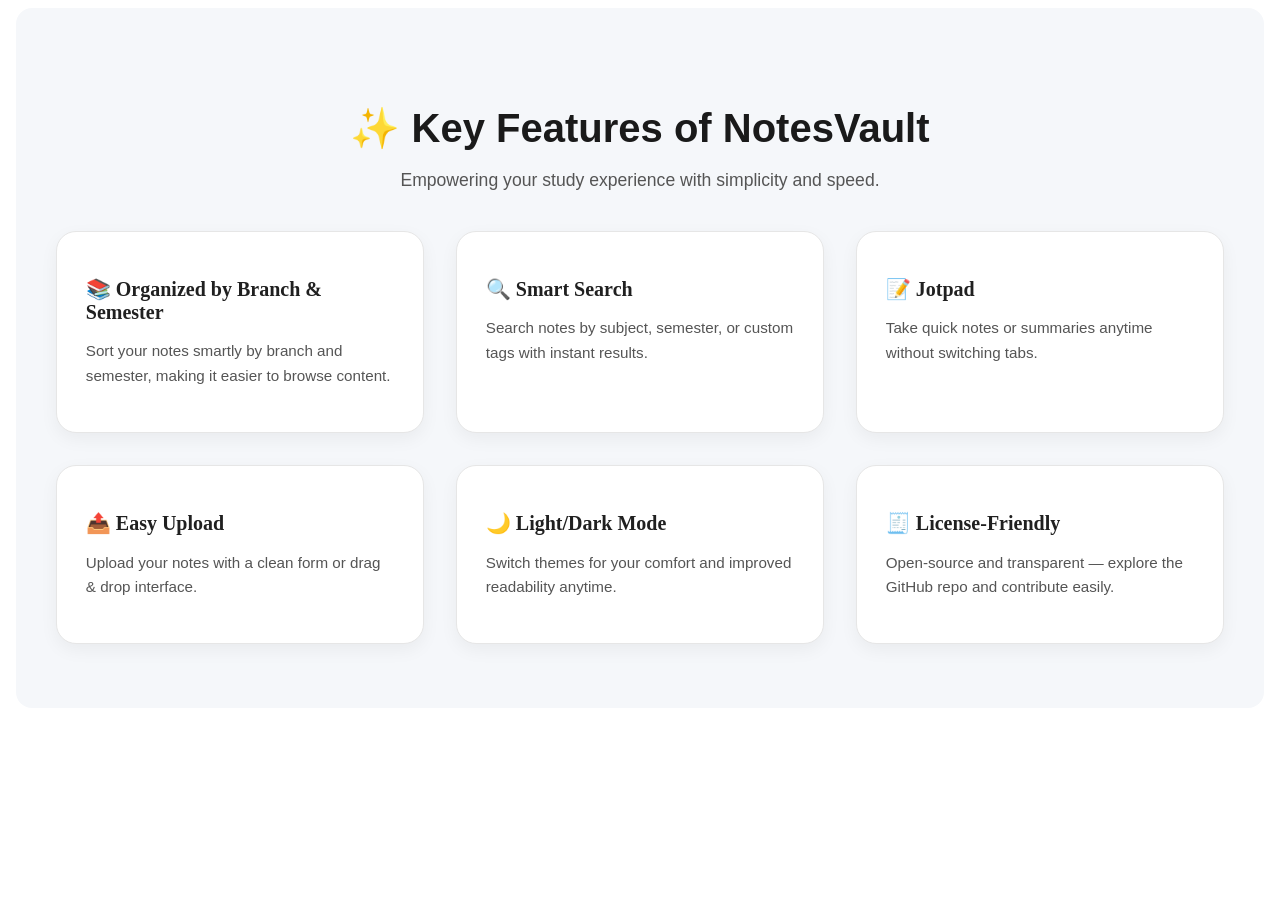
<file: features.html>
<!DOCTYPE html>
<html lang="en">
  <head>
    <meta charset="UTF-8" />
    <meta name="viewport" content="width=device-width, initial-scale=1.0" />
    <title>NotesVault - Features</title>
    <link rel="stylesheet" href="features.css" />
    
  </head>
  <body>
    <section class="features-section">
      <h1 class="features-heading">✨ Key Features of NotesVault</h1>
      <p class="features-subheading">Empowering your study experience with simplicity and speed.</p>

      <div class="features-grid">
        <div class="feature-card">
          <h2>📚 Organized by Branch & Semester</h2>
          <p>Sort your notes smartly by branch and semester, making it easier to browse content.</p>
        </div>
        <div class="feature-card">
          <h2>🔍 Smart Search</h2>
          <p>Search notes by subject, semester, or custom tags with instant results.</p>
        </div>
        <div class="feature-card">
          <h2>📝 Jotpad</h2>
          <p>Take quick notes or summaries anytime without switching tabs.</p>
        </div>
        <div class="feature-card">
          <h2>📤 Easy Upload</h2>
          <p>Upload your notes with a clean form or drag & drop interface.</p>
        </div>
        <div class="feature-card">
          <h2>🌙 Light/Dark Mode</h2>
          <p>Switch themes for your comfort and improved readability anytime.</p>
        </div>
        <div class="feature-card">
          <h2>🧾 License-Friendly</h2>
          <p>Open-source and transparent — explore the GitHub repo and contribute easily.</p>
        </div>
      </div>
    </section>

    <script src="features.js" defer></script>
  </body>
</html>
</file>
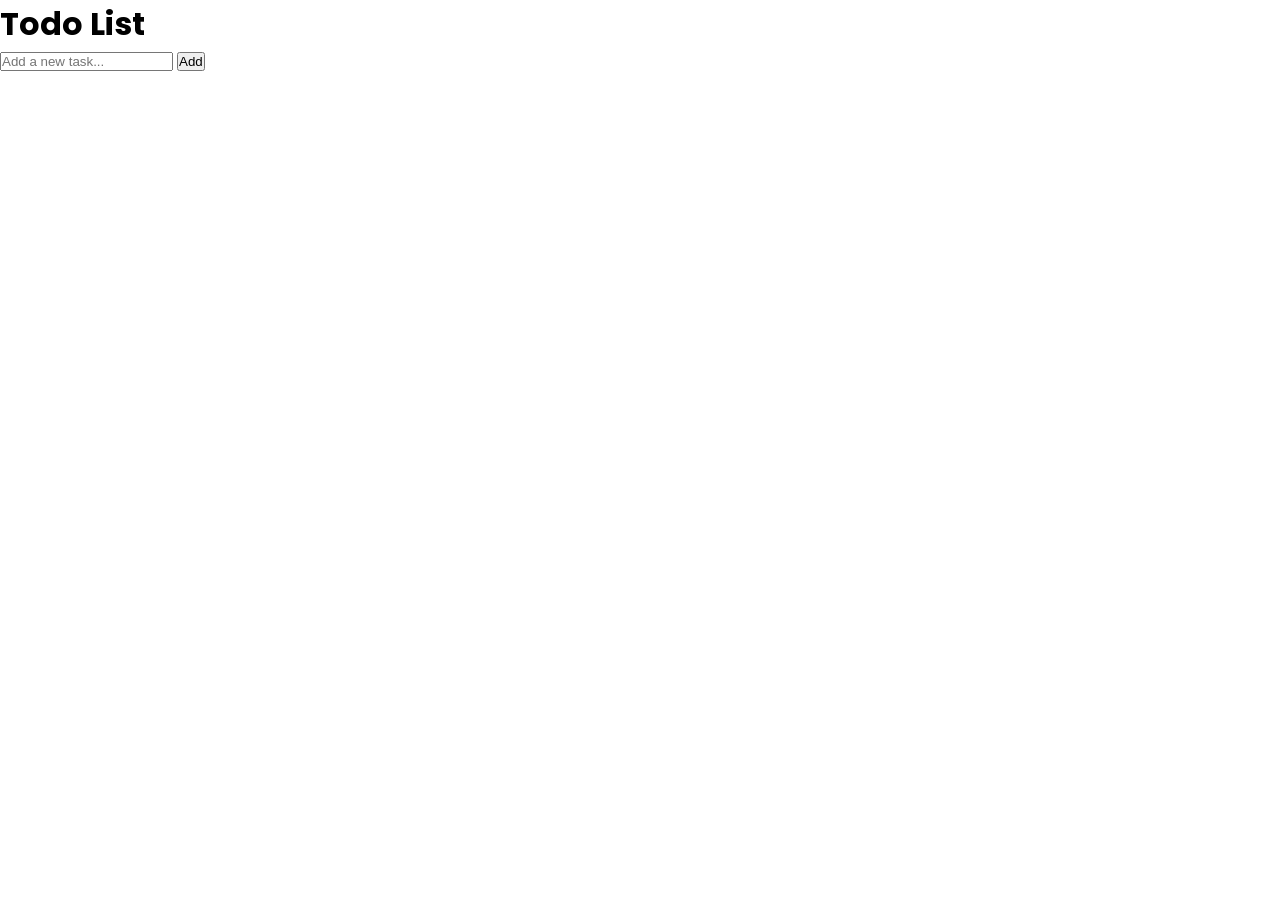
<file: todolist.html>
<!DOCTYPE html>
<html lang="en">
<head>
    <meta charset="UTF-8">
    <meta name="viewport" content="width=device-width, initial-scale=1.0">
    <title>Todo List</title>
    <link rel="stylesheet" href="styles.css">
</head>
<body>
    <div class="todo-container">
        <h1>Todo List</h1>
        <form id="todo-form">
            <input type="text" id="todo-input" placeholder="Add a new task..." required>
            <button type="submit">Add</button>
        </form>
        <ul id="todo-list"></ul>
    </div>
    <script src="todolist.js"></script>
</body>
</html>
</file>
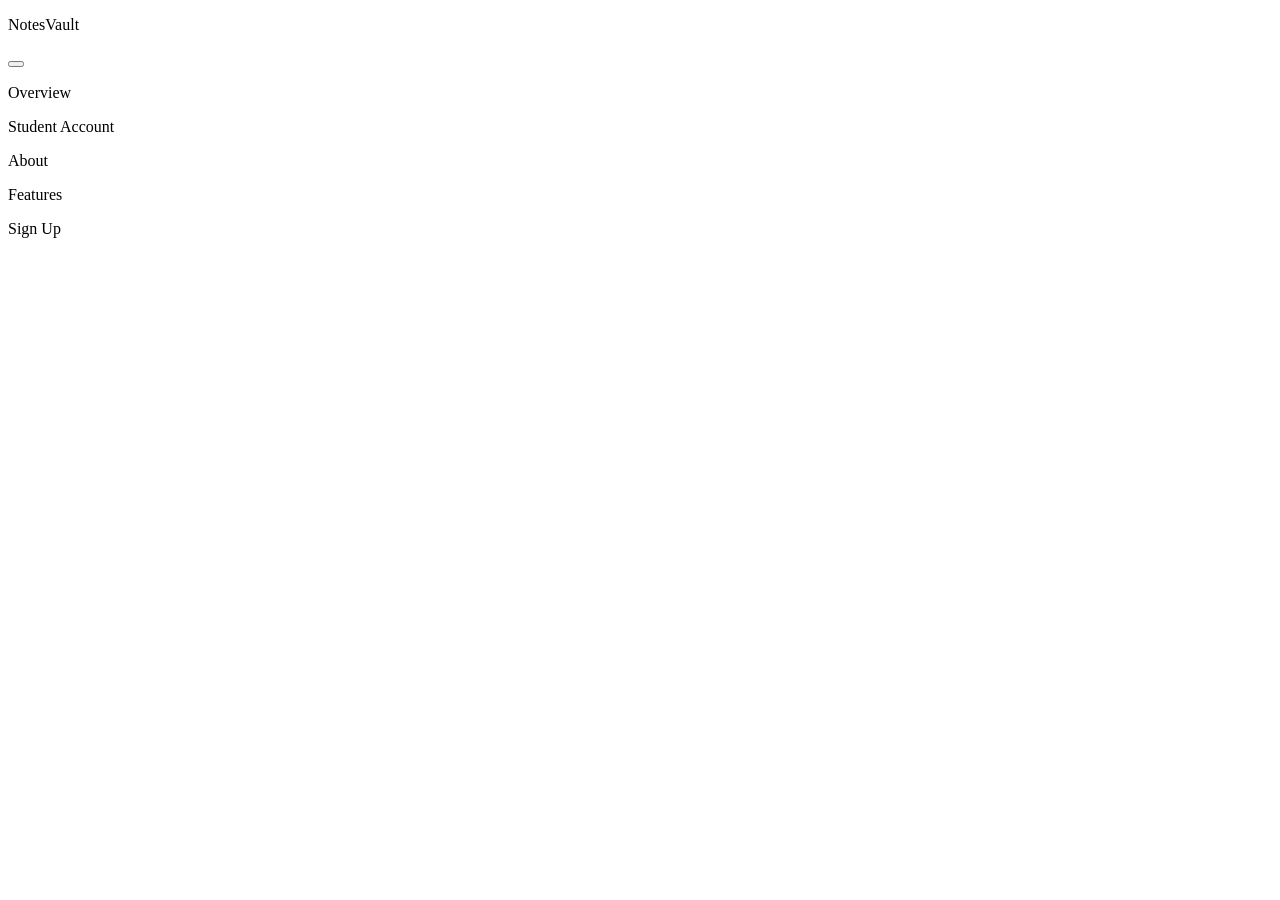
<file: components/Header.html>
<!DOCTYPE html>
<html lang="en">
<head>
    <meta charset="UTF-8">
    <meta name="viewport" content="width=device-width, initial-scale=1.0">
    <title>Document</title>
    <link rel="icon" href="favicon.png" type="image/x-icon" />
</head>
<body>
    <header>
        <div id="header">
            <div id="header-title-box">
                <p id="header-title">NotesVault</p>
            </div>
            
            <!-- Hamburger Menu Button -->
            <button class="hamburger-menu" id="hamburgerMenu" onclick="toggleMobileMenu()">
                <span class="hamburger-line"></span>
                <span class="hamburger-line"></span>
                <span class="hamburger-line"></span>
            </button>
            
            <!-- Navigation Menu -->
            <div id="header-navigation" class="nav-menu">
                <p>Overview</p>
                <p>Student Account</p>
                <p>About</p>
                <p>Features</p>
            </div>
            
            <div id="header-signup-box">
                <p>Sign Up</p>
            </div>
        </div>
    </header>
</body>
</html>
</file>
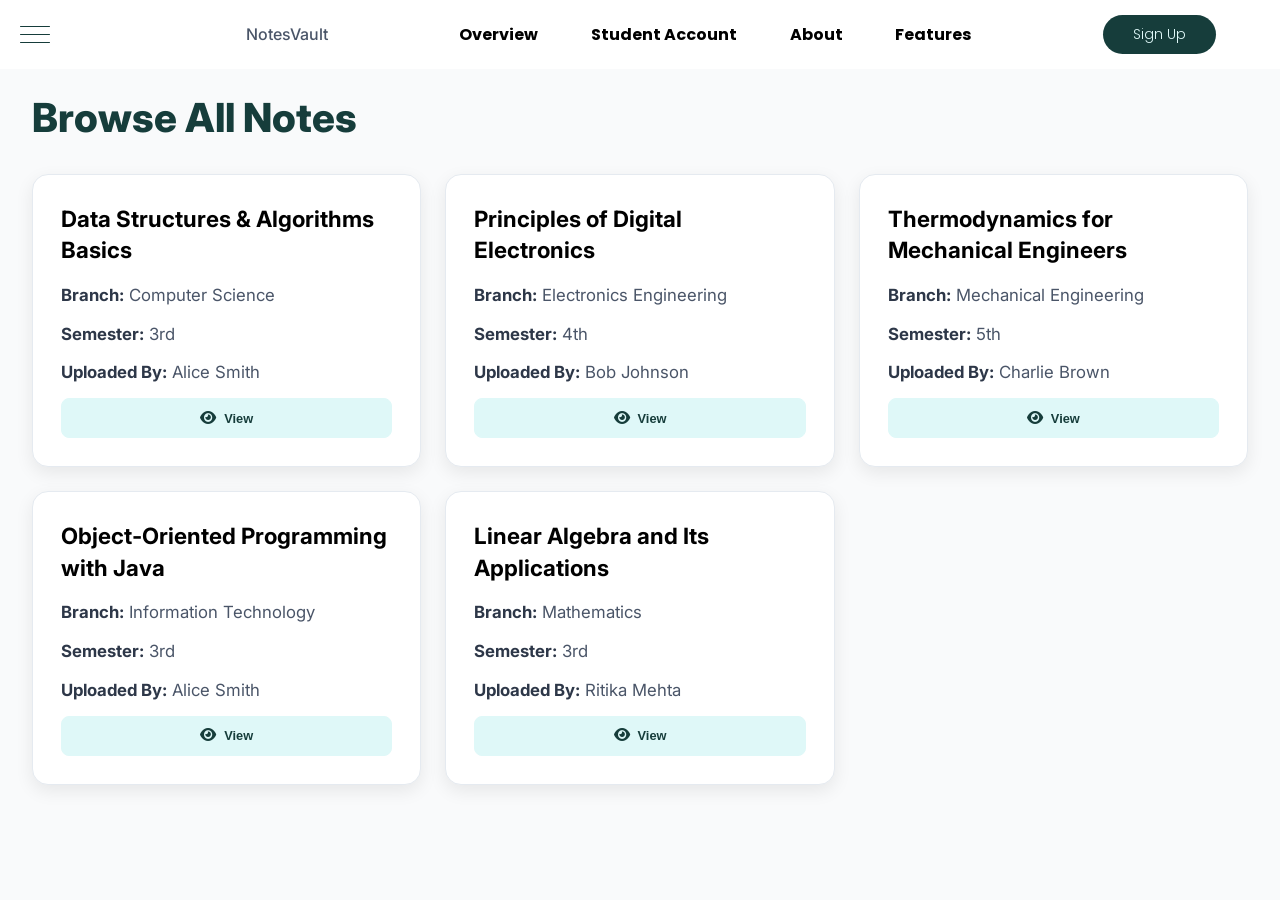
<file: pages/BrowseNotes.html>
<!DOCTYPE html>
<html lang="en">
  <head>
    <meta charset="UTF-8" />
    <meta name="viewport" content="width=device-width, initial-scale=1.0" />
    <title>Browse Notes - NotesVault</title>

    <link rel="icon" href="favicon.png" type="image/x-icon" />
    <link
      rel="stylesheet"
      href="https://cdnjs.cloudflare.com/ajax/libs/font-awesome/6.0.0-beta3/css/all.min.css"
    />
    <link
      href="https://fonts.googleapis.com/css2?family=Inter:wght@400;500;600&display=swap"
      rel="stylesheet"
    />
    <link rel="stylesheet" href="../styles.css" />
    <link rel="stylesheet" href="../styling/overview.css" />
  </head>

  <style>
    /* Color Palette */
    :root {
      --primary: #163d3b;
      --primary-light: #dff8f8;
      --secondary: #4a6fa5;
      --accent: #ff7e5f;
      --light-bg: #f4f7f2;
      --text-dark: #2d3748;
      --text-medium: #4a5568;
      --text-light: #718096;
      --white: #ffffff;
      --black: #000000;
      --shadow-sm: 0 1px 3px rgba(0, 0, 0, 0.12);
      --shadow-md: 0 4px 6px rgba(0, 0, 0, 0.1);
      --shadow-lg: 0 10px 25px rgba(0, 0, 0, 0.1);
      --transition: all 0.3s cubic-bezier(0.25, 0.8, 0.25, 1);
    }

    body {
      font-family: 'Inter', -apple-system, BlinkMacSystemFont, sans-serif;
      line-height: 1.6;
      color: var(--text-medium);
      background-color: #f9fafb;
      margin: 0;
      padding: 0;
    }

    /* Header */
    header {
      background-color: #ffffff;
      padding: 15px 50px;
      box-shadow: 0 2px 4px rgba(0, 0, 0, 0.05);
    }

    nav {
      display: flex;
      justify-content: space-between;
      align-items: center;
    }

    .logo {
      font-weight: bold;
      font-size: 1.5em;
      color: #333;
    }

    nav ul {
      list-style: none;
      margin: 0;
      padding: 0;
      display: flex;
      gap: 30px;
    }

    nav ul li a {
      text-decoration: none;
      color: #555;
      font-weight: 500;
      transition: color 0.3s ease;
    }

    nav ul li a:hover {
      color: #007bff;
    }

    .sign-up-btn {
      background-color: #4caf50;
      color: white;
      padding: 10px 20px;
      border: none;
      border-radius: 5px;
      cursor: pointer;
      font-size: 1em;
      transition: background-color 0.3s ease;
    }

    .sign-up-btn:hover {
      background-color: #45a049;
    }

    /* Main Content */
    .browse-notes-container {
      max-width: 1400px;
      margin: 2rem auto;
      padding: 0 2rem;
    }

    .browse-notes-container h1 {
      font-size: 2.5rem;
      font-weight: 800;
      color: var(--primary);
      margin: 1.5rem 0;
      position: relative;
      display: inline-block;
    }

    /* Notes Grid */
    .notes-grid {
      display: grid;
      grid-template-columns: repeat(auto-fill, minmax(300px, 1fr));
      gap: 1.5rem;
      margin-bottom: 3rem;
    }

    /* Notes Card Design */
    .note-card {
      background: var(--white);
      border-radius: 16px;
      overflow: hidden;
      box-shadow: 0 6px 18px rgba(0, 0, 0, 0.08);
      transition: transform 0.3s ease, box-shadow 0.3s ease;
      display: flex;
      flex-direction: column;
      justify-content: space-between;
      height: 100%;
      border: 1px solid #e5eaf0;
      padding: 1.75rem;
      text-align: left;
      position: relative;
    }

    .note-card:hover {
      transform: translateY(-6px);
      box-shadow: 0 12px 24px rgba(0, 0, 0, 0.15);
      border-color: var(--primary-light);
    }

    .note-card h3 {
      margin: 0 0 1rem 0;
      font-size: 1.4rem;
      font-weight: 700;
      color: var(--black);
      line-height: 1.4;
    }

    .note-card p {
      margin: 0.75rem 0;
      font-size: 1.05rem;
      color: var(--text-medium);
      line-height: 1.6;
    }

    .note-card p strong {
      color: var(--text-dark);
      font-weight: 700;
    }

    /* Action Buttons (View Button) */
    .actions {
      margin-top: auto;
      display: flex;
      justify-content: space-between;
      gap: 1rem;
    }

    .view-button {
      flex: 1;
      min-width: 0;
      display: flex;
      align-items: center;
      justify-content: center;
      padding: 0.6rem 0;
      border-radius: 8px;
      font-size: 0.8rem;
      font-weight: 600;
      cursor: pointer;
      text-decoration: none;
      transition: all 0.2s ease;
      border: 1px solid transparent;
      height: 40px;
      box-sizing: border-box;
    }

    .view-button {
      background-color: var(--primary-light);
      color: var(--primary);
      border: 1px solid var(--primary-light);
    }

    /* .download-button {
      background-color: white;
      color: var(--primary);
      border: 1px solid var(--primary-light);
    } */

    .view-button:hover {
      background-color: var(--primary);
      color: white;
      transform: translateY(-2px);
      box-shadow: 0 3px 6px rgba(0, 0, 0, 0.1);
    }

    /* .download-button:hover {
      background-color: var(--primary-light);
      transform: translateY(-2px);
      box-shadow: 0 3px 6px rgba(0, 0, 0, 0.1);
    } */

    .actions i {
      margin-right: 0.5rem;
      font-size: 0.9rem;
    }

    /* Modal Design */
    .modal {
      display: none;
      position: fixed;
      z-index: 1000;
      left: 0;
      top: 0;
      width: 100%;
      height: 100%;
      background-color: rgba(0, 0, 0, 0.5);
      backdrop-filter: blur(4px);
      animation: fadeIn 0.3s ease-out;
    }

    @keyframes fadeIn {
      from {
        opacity: 0;
      }
      to {
        opacity: 1;
      }
    }

    .modal-content {
      background-color: var(--white);
      margin: auto;
      padding: 2.5rem;
      border-radius: 12px;
      width: 90%;
      max-width: 700px;
      box-shadow: var(--shadow-lg);
      position: relative;
      top: 50%;
      transform: translateY(-50%);
      max-height: 90vh;
      overflow-y: auto;
      border: 1px solid #e2e8f0;
      animation: slideUp 0.3s ease-out;
    }

    @keyframes slideUp {
      from {
        transform: translateY(20px) translateY(-50%);
        opacity: 0;
      }
      to {
        transform: translateY(0) translateY(-50%);
        opacity: 1;
      }
    }

    .modal-header {
      margin-bottom: 1.5rem;
      padding-bottom: 1rem;
      border-bottom: 1px solid #f0f4f8;
    }

    .modal-header h2 {
      color: var(--primary);
      margin: 0;
      font-size: 1.75rem;
      display: flex;
      align-items: center;
      gap: 0.75rem;
    }

    .modal-body {
      margin-bottom: 2rem;
    }

    .modal-body p {
      margin-bottom: 1.25rem;
      line-height: 1.7;
      color: var(--text-medium);
    }

    .modal-body strong {
      color: var(--text-dark);
      font-weight: 600;
    }

    .modal-meta {
      display: grid;
      grid-template-columns: repeat(2, 1fr);
      gap: 1.5rem;
      margin-bottom: 2rem;
      background: var(--light-bg);
      padding: 1.5rem;
      border-radius: 8px;
    }

    .modal-meta-item {
      display: flex;
      flex-direction: column;
    }

    .modal-meta-label {
      font-size: 0.8rem;
      text-transform: uppercase;
      letter-spacing: 0.5px;
      color: var(--text-light);
      margin-bottom: 0.5rem;
      font-weight: 600;
    }

    .modal-meta-value {
      font-size: 1rem;
      font-weight: 500;
      color: var(--text-dark);
    }

    .modal-footer {
      display: flex;
      justify-content: flex-end;
      padding-top: 1.5rem;
      border-top: 1px solid #f0f4f8;
      gap: 1rem;
    }

    .download-button {
      margin: 1rem 0;
      padding: 0.75rem 1.75rem;
      background-color: var(--primary);
      color: white;
      border: none;
      border-radius: 8px;
      font-weight: 500;
      display: flex;
      align-items: center;
      gap: 0.75rem;
      cursor: pointer;
      transition: var(--transition);
      font-size: 0.95rem;
      text-decoration: none;
    }

    .download-button:hover {
      background-color: #0f2a28;
      transform: translateY(-2px);
      box-shadow: var(--shadow-sm);
    }

    .close-button {
      position: absolute;
      top: 1.5rem;
      right: 1.5rem;
      font-size: 1.5rem;
      color: var(--text-light);
      cursor: pointer;
      transition: var(--transition);
      background: none;
      border: none;
      padding: 0.25rem;
    }

    .close-button:hover {
      color: var(--primary);
      transform: rotate(90deg);
    }

    /* Responsive Design (Media Queries) */
    @media (max-width: 768px) {
      .note-card-footer {
        flex-direction: column;
      }

      .action-btn:first-child {
        border-right: none;
        border-bottom: 1px solid #e2e8f0;
      }

      .modal-content {
        padding: 1.75rem;
        width: 95%;
      }

      .modal-meta {
        grid-template-columns: 1fr;
      }

      .modal-footer {
        flex-direction: column-reverse;
        gap: 0.75rem;
      }

      .download-btn {
        width: 100%;
        justify-content: center;
      }
    }

    @media (max-width: 480px) {
      .note-meta {
        grid-template-columns: 1fr;
      }

      .modal-content {
        padding: 1.5rem 1.25rem;
      }

      .modal-header h2 {
        font-size: 1.5rem;
      }
    }
  </style>

  <body>
    <header>
      <div id="header">
        <div class="hamburger-wrapper">
          <!-- Hamburger icon -->
          <button class="hamburger-menu">
            <span class="hamburger-line"></span>
            <span class="hamburger-line"></span>
            <span class="hamburger-line"></span>
          </button>

          <!-- Sidebar menu (hidden by default, visible on hover) -->
          <div class="hover-sidebar">
            <ul>
              <li><a href="../index.html">Dashboard</a></li>
              <li><a href="about.html">About</a></li>
              <li><a href="overview.html">Overview</a></li>
              <li><a href="#">Features</a></li>
              <li><a href="#">Resources</a></li>
            </ul>
          </div>
        </div>
        <div id="header-title-box">
          <p id="header-title">NotesVault</p>
        </div>

        <!-- Navigation Menu -->
        <div id="header-navigation" class="nav-menu">
          <a href="overview.html">Overview</a>
          <a href="/">Student Account</a>
          <a href="about.html">About</a>
          <a href="/">Features</a>
        </div>

        <div id="header-signup-box">
          <p>Sign Up</p>
        </div>
      </div>
    </header>

    <main class="browse-notes-container">
      <h1>Browse All Notes</h1>

      <div class="notes-grid" id="notesGrid">
        <div class="loading-message" id="loadingMessage">Loading notes...</div>
        <div class="no-notes-message" id="noNotesMessage" style="display: none">
          No notes found.
        </div>
      </div>
    </main>

    <div id="noteDetailModal" class="modal">
      <div class="modal-content">
        <span class="close-button">&times;</span>
        <h2 id="modalNoteTitle"></h2>
        <p><strong>Branch:</strong> <span id="modalNoteBranch"></span></p>
        <p><strong>Semester:</strong> <span id="modalNoteSemester"></span></p>
        <p>
          <strong>Description:</strong> <span id="modalNoteDescription"></span>
        </p>
        <p>
          <strong>Uploaded By:</strong> <span id="modalNoteUploader"></span>
        </p>
        <p>
          <strong>Upload Date:</strong> <span id="modalNoteUploadDate"></span>
        </p>
        <a id="modalDownloadButton" class="download-button" href="#" download>
          <i class="fas fa-download"></i> Download Note
        </a>
      </div>
    </div>

    <script>
      // your code goes here
      document.addEventListener('DOMContentLoaded', () => {
        const notesGrid = document.getElementById('notesGrid')
        const loadingMessage = document.getElementById('loadingMessage')
        const noNotesMessage = document.getElementById('noNotesMessage')
        const noteDetailModal = document.getElementById('noteDetailModal')
        const closeModalButton = noteDetailModal.querySelector('.close-button')
        const modalNoteTitle = document.getElementById('modalNoteTitle')
        const modalNoteBranch = document.getElementById('modalNoteBranch')
        const modalNoteSemester = document.getElementById('modalNoteSemester')
        const modalNoteDescription = document.getElementById(
          'modalNoteDescription'
        )
        const modalNoteUploader = document.getElementById('modalNoteUploader')
        const modalNoteUploadDate = document.getElementById(
          'modalNoteUploadDate'
        )
        const modalDownloadButton = document.getElementById(
          'modalDownloadButton'
        )

        // Dummy data to simulate notes fetched from a backend
        // In a real application, this would be fetched from your Node.js/Express API
        const dummyNotes = [
          {
            _id: 'note1',
            title: 'Data Structures & Algorithms Basics',
            branch: 'Computer Science',
            semester: '3rd',
            description:
              'Comprehensive notes on fundamental data structures (arrays, linked lists, trees, graphs) and common algorithms (sorting, searching).',
            uploader: 'Alice Smith',
            uploadDate: '2023-03-15',
            filePath: 'http://example.com/notes/dsa_basics.pdf', // Placeholder for actual file path
          },
          {
            _id: 'note2',
            title: 'Principles of Digital Electronics',
            branch: 'Electronics Engineering',
            semester: '4th',
            description:
              'Detailed notes covering logic gates, Boolean algebra, combinational and sequential circuits.',
            uploader: 'Bob Johnson',
            uploadDate: '2023-04-20',
            filePath: 'http://example.com/notes/digital_electronics.pdf',
          },
          {
            _id: 'note3',
            title: 'Thermodynamics for Mechanical Engineers',
            branch: 'Mechanical Engineering',
            semester: '5th',
            description:
              'Concepts of thermodynamics, laws, cycles, and their applications in various systems.',
            uploader: 'Charlie Brown',
            uploadDate: '2023-05-10',
            filePath: 'http://example.com/notes/thermodynamics.pdf',
          },
          {
            _id: 'note4',
            title: 'Object-Oriented Programming with Java',
            branch: 'Information Technology',
            semester: '3rd',
            description:
              'Introduction to OOP principles using Java: classes, objects, inheritance, polymorphism, abstraction, and encapsulation.',
            uploader: 'Alice Smith',
            uploadDate: '2023-06-01',
            filePath: 'http://example.com/notes/oop_java.pdf',
          },
          {
            _id: 'note5',
            title: 'Linear Algebra and Its Applications',
            branch: 'Mathematics',
            semester: '3rd',
            description:
              'Explores vector spaces, linear transformations, eigenvalues, and applications of linear algebra in various fields.',
            uploader: 'Ritika Mehta',
            uploadDate: '2023-09-12',
            filePath: 'http://example.com/notes/linear-algebra.pdf',
          },
        ]

        // Function to fetch notes (simulated)
        async function fetchNotes() {
          loadingMessage.style.display = 'block'
          noNotesMessage.style.display = 'none'
          notesGrid.innerHTML = '' // Clear existing notes

          try {
            // In a real app, replace this with an actual API call:
            // const response = await fetch('/api/notes');
            // const notes = await response.json();

            // Simulate API delay
            await new Promise((resolve) => setTimeout(resolve, 1000))
            const notes = dummyNotes // Use dummy data for demonstration

            if (notes.length === 0) {
              noNotesMessage.style.display = 'block'
            } else {
              notes.forEach((note) => {
                const noteCard = createNoteCard(note)
                notesGrid.appendChild(noteCard)
              })
            }
          } catch (error) {
            console.error('Error fetching notes:', error)
            notesGrid.innerHTML = `<p class="error-message">Failed to load notes. Please try again later.</p>`
          } finally {
            loadingMessage.style.display = 'none'
          }
        }

        function createNoteCard(note) {
          const noteCard = document.createElement('div')
          noteCard.classList.add('note-card')
          noteCard.setAttribute('data-note-id', note._id)

          noteCard.innerHTML = `
            <div class="note-card-body">
              <h3>${note.title}</h3>
              <p><strong>Branch:</strong> ${note.branch}</p>
              <p><strong>Semester:</strong> ${note.semester}</p>
              <p><strong>Uploaded By:</strong> ${note.uploader}</p>
              <div class="actions">
                <button class="view-button">
                  <i class="fas fa-eye"></i>
                  View
                </button>
              </div>
            </div>
          `

          // Attach event listener for the "View" button
          const viewButton = noteCard.querySelector('.view-button')
          viewButton.addEventListener('click', () => openNoteDetailModal(note))

          return noteCard
        }

        // Function to open the note detail modal
        function openNoteDetailModal(note) {
          modalNoteTitle.textContent = note.title
          modalNoteBranch.textContent = note.branch
          modalNoteSemester.textContent = note.semester
          modalNoteDescription.textContent = note.description
          modalNoteUploader.textContent = note.uploader
          modalNoteUploadDate.textContent = new Date(
            note.uploadDate
          ).toLocaleDateString()
          modalDownloadButton.href = note.filePath
          modalDownloadButton.setAttribute(
            'download',
            `${note.title.replace(/\s/g, '_')}.pdf`
          ) // Set download filename

          noteDetailModal.style.display = 'flex' // Use flex to center the modal
        }

        // Function to close the note detail modal
        function closeNoteDetailModal() {
          noteDetailModal.style.display = 'none'
        }

        // Event listener for closing modal when close button is clicked
        closeModalButton.addEventListener('click', closeNoteDetailModal)

        // Event listener for closing modal when clicking outside the modal content
        window.addEventListener('click', (event) => {
          if (event.target === noteDetailModal) {
            closeNoteDetailModal()
          }
        })

        // Initial fetch of notes when the page loads
        fetchNotes()
      })
    </script>
  </body>
</html>
</file>
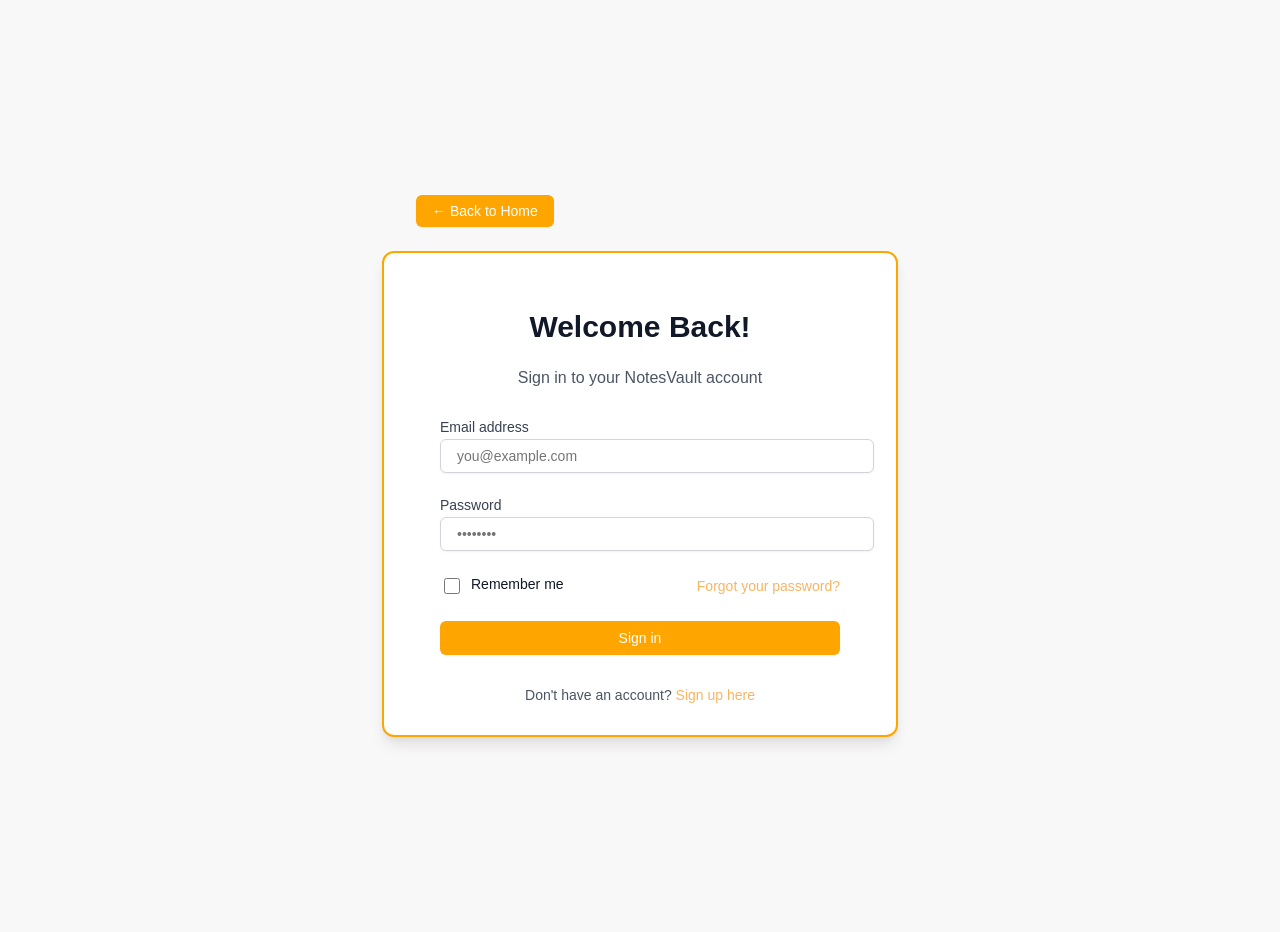
<file: pages/login.html>
<!DOCTYPE html>
<html lang="en">
<head>
    <meta charset="UTF-8">
    <meta name="viewport" content="width=device-width, initial-scale=1.0">
    <title>Login - NotesVault</title>
    <link rel="stylesheet" href="../styling/login.css">
    <link rel="icon" href="favicon.png" type="image/x-icon" />
</head>
<body class="bg-notes-bg-light min-h-screen flex items-center justify-center p-4">

    
    <div id="messageBox" class="message-box"></div>

    
    <div class="home-button-container">
        <a href="../index.html" class="home-button">
            &larr; Back to Home
        </a>
    </div>

    <div class="card-container">
        <h2>Welcome Back!</h2>
        <p>Sign in to your NotesVault account</p>

        <form id="loginForm" class="form-space-y-6">
            <div>
                <label for="email">Email address</label>
                <input type="email" id="email" name="email" required
                       placeholder="you@example.com">
            </div>

            <div>
                <label for="password">Password</label>
                <input type="password" id="password" name="password" required
                       placeholder="••••••••">
            </div>

            <div class="flex-between">
                <div class="flex-center">
                    <input id="remember-me" name="remember-me" type="checkbox">
                    <label for="remember-me" class="checkbox-label">Remember me</label>
                </div>

                <div class="forgot-password-link">
                    <a href="#">Forgot your password?</a>
                </div>
            </div>

            <div>
                <button type="submit" class="btn-primary">
                    Sign in
                </button>
            </div>
        </form>

        <div class="signup-link-section">
            <p>
                Don't have an account?
                <a href="signup.html">Sign up here</a>
            </p>
        </div>
    </div>

    <script>
        // Function to show a message box
        function showMessageBox(message, type = 'success') {
            const messageBox = document.getElementById('messageBox');
            messageBox.textContent = message;
            messageBox.className = 'message-box show'; // Reset and show
            if (type === 'error') {
                messageBox.style.backgroundColor = 'var(--red-error)'; // Red for error
            } else {
                messageBox.style.backgroundColor = 'var(--green-success)'; // Green for success
            }

            setTimeout(() => {
                messageBox.classList.remove('show');
            }, 3000); // Hide after 3 seconds
        }

        document.getElementById('loginForm').addEventListener('submit', function(event) {
            event.preventDefault(); // Prevent default form submission

            const email = document.getElementById('email').value;
            const password = document.getElementById('password').value;

            // Basic validation (can be expanded)
            if (email === '' || password === '') {
                showMessageBox('Please fill in all fields.', 'error');
                return;
            }

            // In a real application, you would send this data to a server for authentication.
            // For this example, we'll just simulate a successful login.
            console.log('Login attempt:', { email, password });
            showMessageBox('Login successful! Redirecting...', 'success');

            // Simulate redirection after a short delay
            setTimeout(() => {
                window.location.href = '../index.html'; // Redirect to the login page
            }, 100);
        });
    </script>
</body>
</html>
</file>
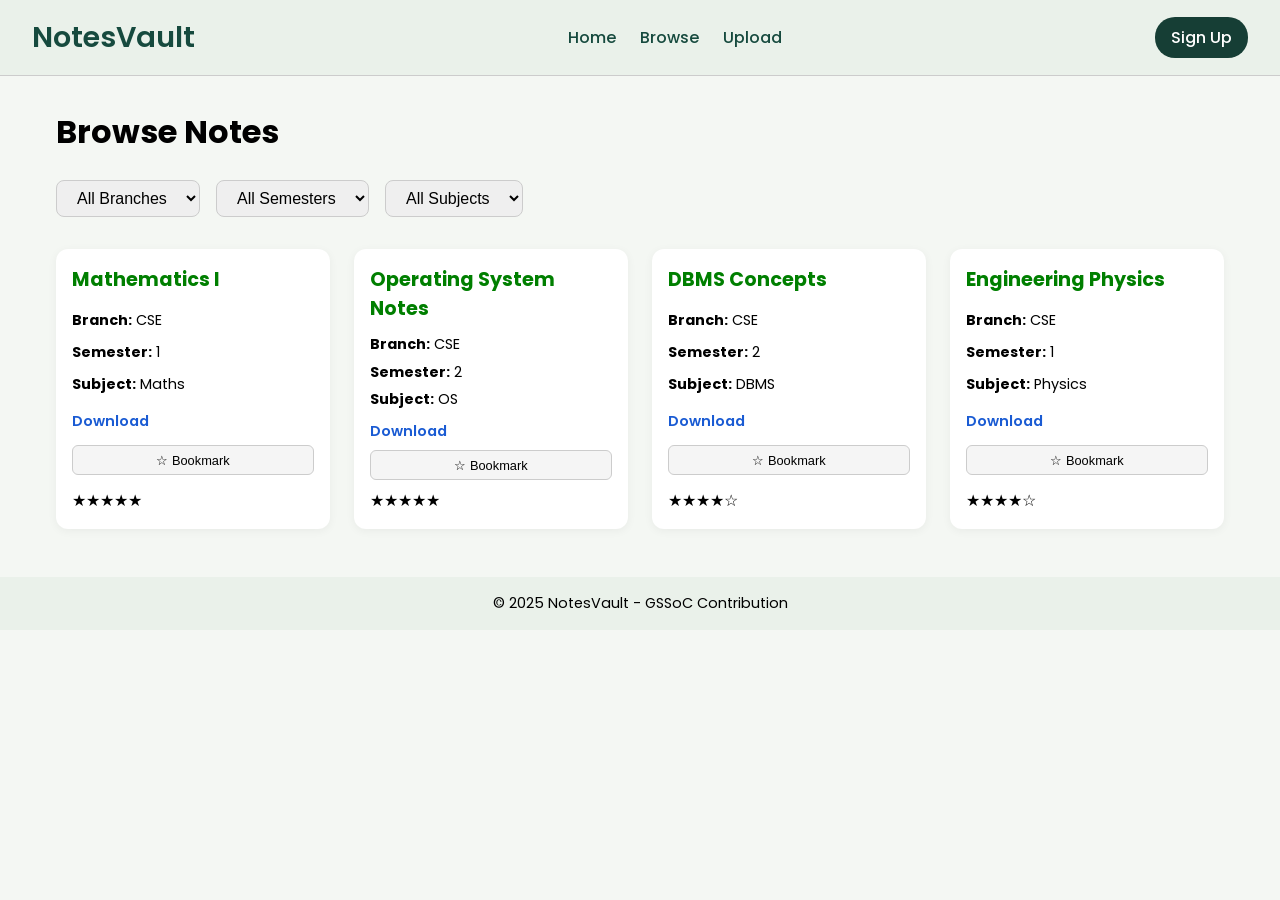
<file: pages/search.html>
<!DOCTYPE html>
<html lang="en">
<head>
  <meta charset="UTF-8" />
  <meta name="viewport" content="width=device-width, initial-scale=1.0"/>
  <title>Browse Notes - NotesVault</title>
  <link rel="icon" href="favicon.png" type="image/x-icon" />
  <link href="https://fonts.googleapis.com/css2?family=Open+Sans:wght@600&family=Poppins:wght@300;400;500;600&display=swap" rel="stylesheet">
  <style>
    * {
      margin: 0;
      padding: 0;
      box-sizing: border-box;
    }

    body {
      font-family: 'Poppins', sans-serif;
      background-color: #f4f7f3;
    }

    a {
      text-decoration: none;
      color: inherit;
    }

    /* Header */
    header {
      background-color: #eaf1ea;
      padding: 1rem 2rem;
      display: flex;
      align-items: center;
      justify-content: space-between;
      flex-wrap: wrap;
      border-bottom: 1px solid #ccc;
    }

    #header-title {
      font-size: 1.8rem;
      font-weight: 600;
      color: #164a3e;
    }

    .nav-menu {
      display: flex;
      gap: 1.5rem;
    }

    .nav-menu a {
      font-weight: 500;
      color: #164a3e;
    }

    #header-signup-box a p {
      background-color: #163e35;
      color: white;
      padding: 0.5rem 1rem;
      border-radius: 20px;
      font-weight: 500;
    }

    /* Main */
    .container {
      max-width: 1200px;
      margin: 2rem auto;
      padding: 0 1rem;
    }

    h1 {
      font-size: 2rem;
      margin-bottom: 1.5rem;
    }

    .filters {
      display: flex;
      flex-wrap: wrap;
      gap: 1rem;
      margin-bottom: 2rem;
    }

    select {
      padding: 0.5rem 1rem;
      border-radius: 8px;
      border: 1px solid #ccc;
      font-size: 1rem;
    }

    .notes-grid {
      display: grid;
      grid-template-columns: repeat(auto-fit, minmax(250px, 1fr));
      gap: 1.5rem;
    }

    .note-card {
      background: white;
      border-radius: 12px;
      box-shadow: 0 2px 10px rgba(0, 0, 0, 0.05);
      padding: 1rem;
      display: flex;
      flex-direction: column;
      justify-content: space-between;
    }

    .note-card h3 {
      color: #007f00;
      font-size: 1.2rem;
      margin-bottom: 0.5rem;
    }

    .note-card p {
      font-size: 0.9rem;
      margin: 0.2rem 0;
    }

    .note-card a {
      color: #1a5bd3;
      font-weight: 600;
      font-size: 0.9rem;
      margin-top: 0.5rem;
    }

    .bookmark-btn {
      margin-top: 0.5rem;
      padding: 0.4rem 0.7rem;
      border: 1px solid #ccc;
      border-radius: 6px;
      background-color: #f5f5f5;
      font-size: 0.8rem;
      cursor: pointer;
    }

    .stars {
      margin-top: 0.5rem;
      color: #000;
      font-size: 1rem;
    }

    footer {
      background-color: #eaf1ea;
      padding: 1rem;
      margin-top: 3rem;
      text-align: center;
      font-size: 0.9rem;
    }
  </style>
</head>
<body>

  <!-- Header -->
  <header>
    <p id="header-title">NotesVault</p>
    <nav class="nav-menu">
      <a href="index.html">Home</a>
      <a href="search.html">Browse</a>
      <a href="upload.html">Upload</a>
    </nav>
    <div id="header-signup-box">
      <a href="pages/signup.html"><p>Sign Up</p></a>
    </div>
  </header>

  <!-- Main -->
  <main class="container">
    <h1>Browse Notes</h1>

    <div class="filters">
      <select id="branch-filter">
        <option value="">All Branches</option>
        <option value="CSE">CSE</option>
        <option value="CSE AIML">CSE AIML</option>
        <option value="CSE IOT">CSE IOT</option>
        <option value="CSE DS">CSE DS</option>
      </select>

      <select id="semester-filter">
        <option value="">All Semesters</option>
        <option value="1">1</option>
        <option value="2">2</option>
      </select>

      <select id="subject-filter">
        <option value="">All Subjects</option>
        <option value="Maths">Maths</option>
        <option value="OS">OS</option>
        <option value="DBMS">DBMS</option>
      </select>
    </div>

    <!-- Note Cards -->
    <div class="notes-grid">
      <div class="note-card">
        <h3>Mathematics I</h3>
        <p><strong>Branch:</strong> CSE</p>
        <p><strong>Semester:</strong> 1</p>
        <p><strong>Subject:</strong> Maths</p>
        <a href="#">Download</a>
        <button class="bookmark-btn">☆ Bookmark</button>
        <div class="stars">★★★★★</div>
      </div>

      <div class="note-card">
        <h3>Operating System Notes</h3>
        <p><strong>Branch:</strong> CSE</p>
        <p><strong>Semester:</strong> 2</p>
        <p><strong>Subject:</strong> OS</p>
        <a href="#">Download</a>
        <button class="bookmark-btn">☆ Bookmark</button>
        <div class="stars">★★★★★</div>
      </div>

      <div class="note-card">
        <h3>DBMS Concepts</h3>
        <p><strong>Branch:</strong> CSE</p>
        <p><strong>Semester:</strong> 2</p>
        <p><strong>Subject:</strong> DBMS</p>
        <a href="#">Download</a>
        <button class="bookmark-btn">☆ Bookmark</button>
        <div class="stars">★★★★☆</div>
      </div>

      <div class="note-card">
        <h3>Engineering Physics</h3>
        <p><strong>Branch:</strong> CSE</p>
        <p><strong>Semester:</strong> 1</p>
        <p><strong>Subject:</strong> Physics</p>
        <a href="#">Download</a>
        <button class="bookmark-btn">☆ Bookmark</button>
        <div class="stars">★★★★☆</div>
      </div>
    </div>
  </main>

  <!-- Footer -->
  <footer>
    <p>© 2025 NotesVault - GSSoC Contribution</p>
  </footer>

</body>
</html>
</file>
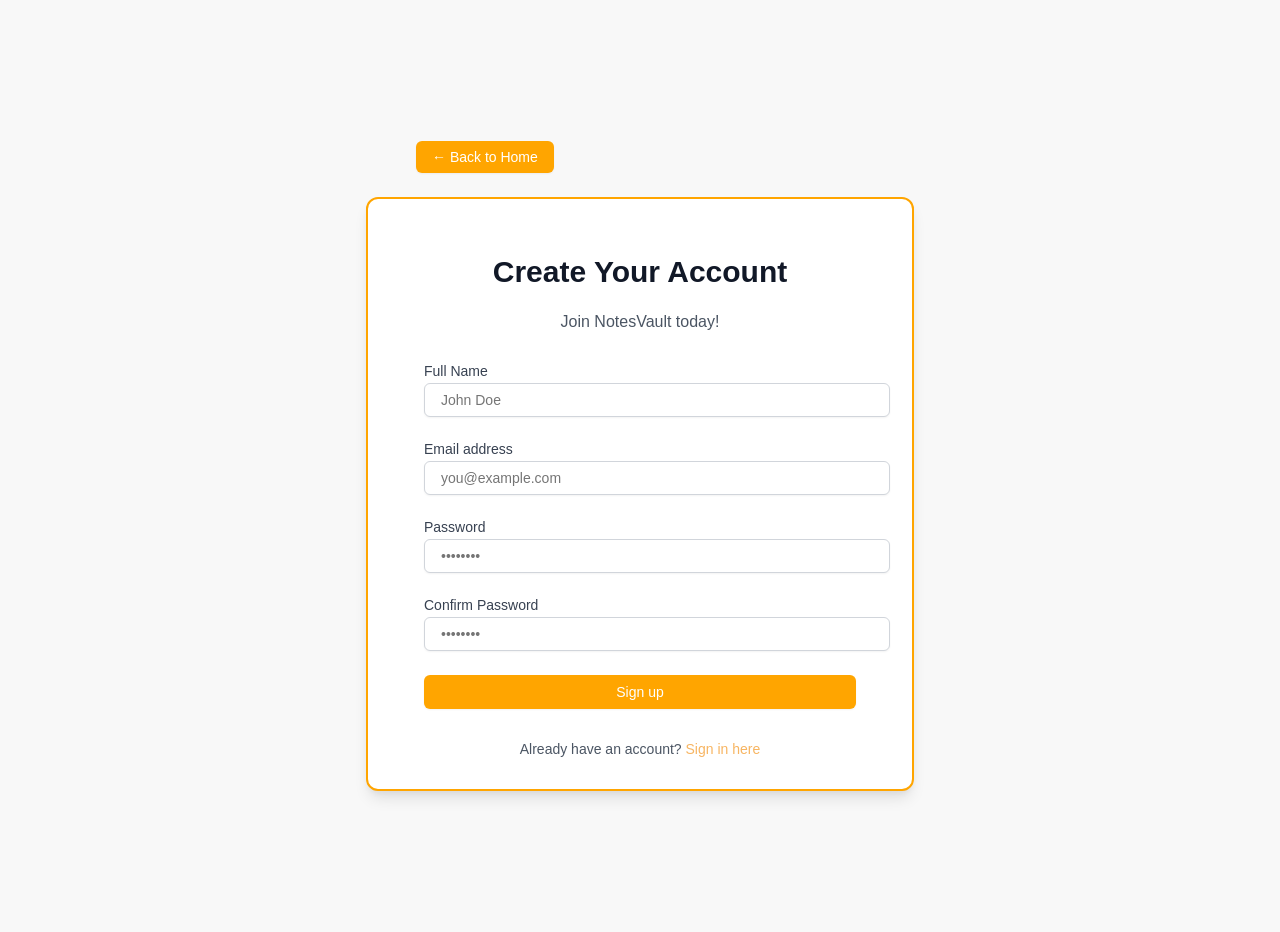
<file: pages/signup.html>
<!DOCTYPE html>
<html lang="en">
<head>
    <meta charset="UTF-8">
    <meta name="viewport" content="width=device-width, initial-scale=1.0">
    <title>Sign Up - NotesVault</title>
    <link rel="stylesheet" href="../styling/signup.css">
    <link rel="icon" href="favicon.png" type="image/x-icon" />
</head>
<body class="bg-notes-bg-light">

    <!-- Message Box for notifications -->
    <div id="messageBox" class="message-box"></div>

    <!-- Back to Home Button -->
    <div class="home-button-container">
        <a href="../index.html" class="home-button">
            &larr; Back to Home
        </a>
    </div>

    <div class="card-container">
        <h2>Create Your Account</h2>
        <p>Join NotesVault today!</p>

        <form id="signupForm" class="form-space-y-6">
            <div>
                <label for="name">Full Name</label>
                <input type="text" id="name" name="name" required
                       placeholder="John Doe">
            </div>

            <div>
                <label for="email">Email address</label>
                <input type="email" id="email" name="email" required
                       placeholder="you@example.com">
            </div>

            <div>
                <label for="password">Password</label>
                <input type="password" id="password" name="password" required
                       placeholder="••••••••">
            </div>

            <div>
                <label for="confirm-password">Confirm Password</label>
                <input type="password" id="confirm-password" name="confirm-password" required
                       placeholder="••••••••">
            </div>

            <div>
                <button type="submit" class="btn-primary">
                    Sign up
                </button>
            </div>
        </form>

        <div class="signin-link-section">
            <p>
                Already have an account?
                <a href="login.html">Sign in here</a>
            </p>
        </div>
    </div>

    <script>
        // Function to show a message box
        function showMessageBox(message, type = 'success') {
            const messageBox = document.getElementById('messageBox');
            messageBox.textContent = message;
            messageBox.className = 'message-box show'; // Reset and show
            if (type === 'error') {
                messageBox.style.backgroundColor = 'var(--red-error)'; // Red for error
            } else {
                messageBox.style.backgroundColor = 'var(--green-success)'; // Green for success
            }

            setTimeout(() => {
                messageBox.classList.remove('show');
            }, 3000); // Hide after 3 seconds
        }

        document.getElementById('signupForm').addEventListener('submit', function(event) {
            event.preventDefault(); // Prevent default form submission

            const name = document.getElementById('name').value;
            const email = document.getElementById('email').value;
            const password = document.getElementById('password').value;
            const confirmPassword = document.getElementById('confirm-password').value;

            // Basic validation
            if (name === '' || email === '' || password === '' || confirmPassword === '') {
                showMessageBox('Please fill in all fields.', 'error');
                return;
            }

            if (password !== confirmPassword) {
                showMessageBox('Passwords do not match.', 'error');
                return;
            }

            // In a real application, you would send this data to a server for user registration.
            // For this example, we'll just simulate a successful sign-up.
            console.log('Sign up attempt:', { name, email, password });
            showMessageBox('Sign up successful! You can now log in.', 'success');

            // Simulate redirection after a short delay
            setTimeout(() => {
                window.location.href = 'login.html'; // Redirect to the login page
            }, 100);
        });
    </script>
</body>
</html>
</file>
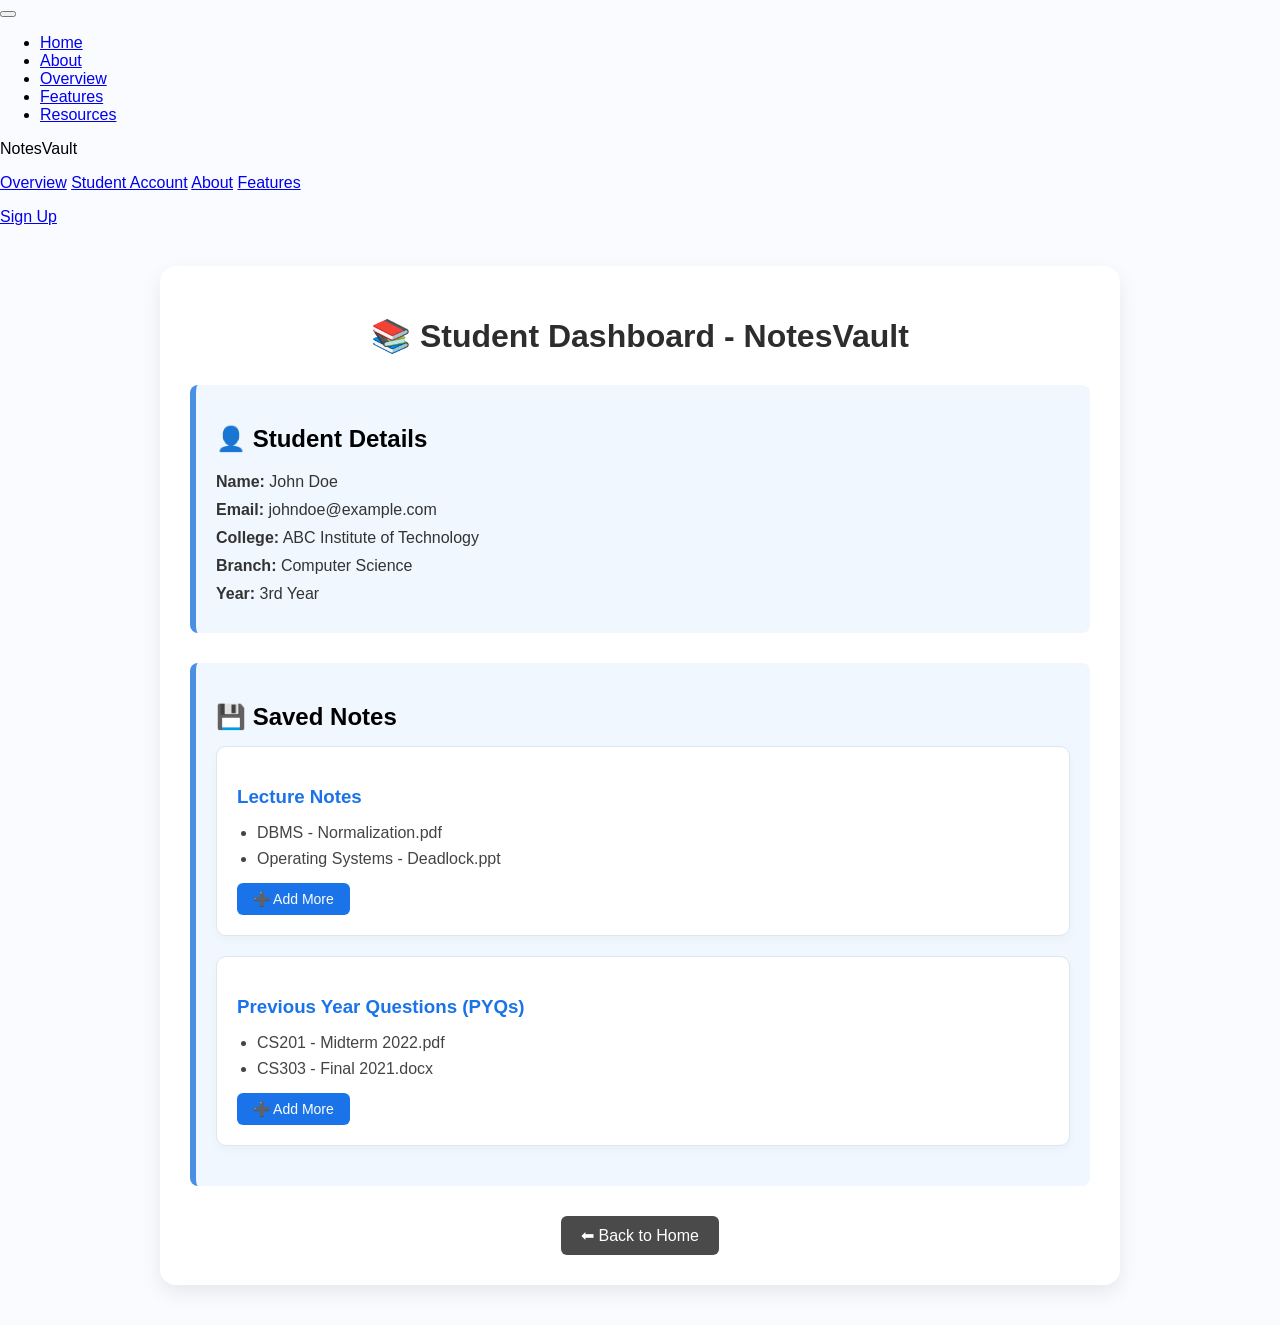
<file: pages/studentAccount.html>
<!DOCTYPE html>
<html lang="en">
<head>
  <meta charset="UTF-8" />
  <meta name="viewport" content="width=device-width, initial-scale=1.0" />
  <title>Student Account - NotesVault</title>
  <link rel="stylesheet" href="../styling/studentAccount.css" />
  <link rel="icon" href="favicon.png" type="image/x-icon" />
</head>
<body>

  <!-- Header Navigation -->
  <header>
    <div id="header">
      <div class="hamburger-wrapper">
        <button class="hamburger-menu">
          <span class="hamburger-line"></span>
          <span class="hamburger-line"></span>
          <span class="hamburger-line"></span>
        </button>
        <div class="hover-sidebar">
          <ul>
            <li><a href="../index.html">Home</a></li>
            <li><a href="../pages/about.html">About</a></li>
            <li><a href="../pages/overview.html">Overview</a></li>
            <li><a href="../pages/features.html">Features</a></li>
            <li><a href="#">Resources</a></li>
          </ul>
        </div>
      </div>

      <div id="header-title-box">
        <p id="header-title">NotesVault</p>
      </div>

      <div id="header-navigation" class="nav-menu">
        <a href="../pages/overview.html">Overview</a>
        <a href="../pages/studentAccount.html">Student Account</a>
        <a href="../pages/about.html">About</a>
        <a href="../pages/features.html">Features</a>
      </div>

      <div id="header-signup-box">
        <a href="../pages/signup.html"><p>Sign Up</p></a>
      </div>
    </div>
  </header>

  <!-- Main Content -->
  <div class="container">
    <h1>📚 Student Dashboard - NotesVault</h1>

    <section class="profile">
      <h2>👤 Student Details</h2>
      <p><strong>Name:</strong> John Doe</p>
      <p><strong>Email:</strong> johndoe@example.com</p>
      <p><strong>College:</strong> ABC Institute of Technology</p>
      <p><strong>Branch:</strong> Computer Science</p>
      <p><strong>Year:</strong> 3rd Year</p>
    </section>

    <section class="notes-section">
      <h2>💾 Saved Notes</h2>

      <div class="note-card">
        <h3>Lecture Notes</h3>
        <ul>
          <li>DBMS - Normalization.pdf</li>
          <li>Operating Systems - Deadlock.ppt</li>
        </ul>
        <button>➕ Add More</button>
      </div>

      <div class="note-card">
        <h3>Previous Year Questions (PYQs)</h3>
        <ul>
          <li>CS201 - Midterm 2022.pdf</li>
          <li>CS303 - Final 2021.docx</li>
        </ul>
        <button>➕ Add More</button>
      </div>
    </section>

    <div class="back-btn">
      <button onclick="location.href='../index.html'">⬅ Back to Home</button>
    </div>
  </div>

</body>
</html>
</file>
<file: features.css>
.features-section {
  padding: 4rem 1.5rem;
  max-width: 1200px;
  margin: 0 auto;
  background-color: #f5f7fa;
  text-align: center;
  border-radius: 1rem;
}

.features-heading {
  font-size: 2.5rem;
  font-weight: 700;
  color: #1a1a1a;
  margin-bottom: 0.5rem;
  font-family: 'Poppins', sans-serif;
}

.features-subheading {
  font-size: 1.1rem;
  color: #555;
  margin-bottom: 2.5rem;
  font-family: 'Open Sans', sans-serif;
}

/* GRID FOR FEATURE CARDS */
.features-grid {
  display: grid;
  grid-template-columns: repeat(auto-fit, minmax(280px, 1fr));
  gap: 2rem;
  padding: 0 1rem;
}

/* FEATURE CARD DESIGN */
.feature-card {
  background-color: #ffffff;
  padding: 1.8rem;
  border-radius: 1.25rem;
  box-shadow: 0 6px 18px rgba(0, 0, 0, 0.05);
  transition: all 0.3s ease-in-out;
  text-align: left;
  border: 1px solid #e6e6e6;
}

.feature-card:hover {
  transform: translateY(-6px);
  box-shadow: 0 10px 24px rgba(0, 0, 0, 0.08);
}

/* CARD TITLE */
.feature-card h2 {
  font-size: 1.25rem;
  color: #202020;
  margin-bottom: 0.5rem;
  font-weight: 600;
}

/* CARD TEXT */
.feature-card p {
  font-size: 0.95rem;
  color: #555;
  line-height: 1.6;
  font-family: 'Open Sans', sans-serif;
}
</file>
<file: styles.css>
@import url("https://fonts.googleapis.com/css2?family=Open+Sans:wght@600&family=Poppins:ital,wght@0,100;0,200;0,300;0,400;0,500;0,600;0,700;0,800;0,900;1,100;1,200;1,300;1,400;1,500;1,600;1,700;1,800;1,900");



  .theme-toggle {
    display: flex;
    align-items: center;
    justify-content: center;
    width: 40px;
    height: 40px;
    background: rgba(22, 61, 59, 0.1);
    border: 1px solid rgba(22, 61, 59, 0.2);
    border-radius: 50%;
    cursor: pointer;
    transition: all 0.3s ease;
    margin-right: 15px;
    position: relative;
    overflow: hidden;
  }

  .theme-toggle:hover {
    background: rgba(22, 61, 59, 0.2);
    border-color: rgba(22, 61, 59, 0.3);
    transform: scale(1.05);
  }

  .theme-toggle .sun-icon,
  .theme-toggle .moon-icon {
    position: absolute;
    top: 50%;
    left: 50%;
    transform: translate(-50%, -50%);
    transition: all 0.3s ease;
    color: #163d3b;
  }

  .theme-toggle .sun-icon {
    opacity: 1;
    visibility: visible;
  }

  .theme-toggle .moon-icon {
    opacity: 0;
    visibility: hidden;
  }

  /* Dark mode theme toggle button styles */
  [data-theme="dark"] .theme-toggle {
    background: rgba(223, 248, 248, 0.1);
    border-color: rgba(223, 248, 248, 0.2);
  }

  [data-theme="dark"] .theme-toggle:hover {
    background: rgba(223, 248, 248, 0.2);
    border-color: rgba(223, 248, 248, 0.3);
  }

  [data-theme="dark"] .theme-toggle .sun-icon,
  [data-theme="dark"] .theme-toggle .moon-icon {
    color: #dff8f8;
  }

  [data-theme="dark"] .theme-toggle .sun-icon {
    opacity: 0;
    visibility: hidden;
  }

  [data-theme="dark"] .theme-toggle .moon-icon {
    opacity: 1;
    visibility: visible;
  }


/* Navigation Menu Styles with updated order for theme toggle */
/* General reset */
* {
  margin: 0;
  padding: 0;
  box-sizing: border-box;
}

  /* Ensure parent scroll works */
  html,
  body {
    height: 100%;
    overflow-x: hidden;
    font-family: "Poppins", sans-serif;
  }

  /* Sticky header */
  #header {
    position: fixed;
    top: 0;
    left: 0;
    width: 100vw;
    z-index: 1000;
    display: flex;
    flex-direction: row;
    justify-content: space-between;
    align-items: center;
    padding: 15px 20px;
    background: #ffffff;
    box-shadow: 0 2px 8px rgba(0, 0, 0, 0.1);
    backdrop-filter: none;
    -webkit-backdrop-filter: none;
    border-bottom: none !important;
    margin: 0;
  }

  /* Flex box for left/right header items */
  #header div {
    display: flex;
  }

  /* Ensures text/icons inside header are centered vertically */
  #header div p {
    display: flex;
    align-items: center;
  }

  /* Left section spacing */
  #header #header-title-box {
    margin-left: 5vw;
  }

  #header-title-box {
    display: flex;
    align-items: center;
  }

  /* Title style */
  #header #header-title-box #header-title {
    font-weight: 500;
    font-style: normal;
    font-size: calc(12px+1vw);
  }

/* Hamburger lines */
.hamburger-line {
  width: 25px;
  height: 3px;
  background-color: #333;
  margin: 4px 0;
  border-radius: 2px;
}

/* Hamburger button */
.hamburger-menu {
  background: none;
  border: none;
  cursor: pointer;
  padding: 10px;
  display: flex;
  flex-direction: column;
  z-index: 1000;
}

/* Wrapper to group button and sidebar */
.hamburger-wrapper {
  position: relative;
  display: inline-block;
  padding-left: 20px;
}

/* Sidebar - hidden by default */
.hover-sidebar {
  position: absolute;
  top: 0;
  left: -250px; /* Hidden left */
  width: 180px;
  height: 100vh;
  background: white;
  box-shadow: 2px 0 10px rgba(0,0,0,0.1);
  transition: left 0.3s ease;
  border-radius: 20px;
  /* border: 2px black; */
}

.hover-sidebar a{
  text-decoration: none;
  color: black;
  margin: 20px;
  display: flex;
  flex-direction: column;
  gap: 50px;

}
.hover-sidebar a:hover{
  color: green;
  text-decoration: underline;
}

/* On hover, slide the sidebar in */
.hamburger-wrapper:hover .hover-sidebar {
  left: 50px; /* Adjust to position beside hamburger */
}

  /* Navigation Menu Styles */
  #header #header-navigation {
    width: 40vw;
    justify-content: space-between;
  }


  .theme-toggle {
    display: flex;
    align-items: center;
    justify-content: center;
    width: 40px;
    height: 40px;
    background: rgba(22, 61, 59, 0.1);
    border: 1px solid rgba(22, 61, 59, 0.2);
    border-radius: 50%;
    cursor: pointer;
    transition: all 0.3s ease;
    margin-right: 15px;
    position: relative;
    overflow: hidden;
  }

  .theme-toggle:hover {
    background: rgba(22, 61, 59, 0.2);
    border-color: rgba(22, 61, 59, 0.3);
    transform: scale(1.05);
  }

  .theme-toggle .sun-icon,
  .theme-toggle .moon-icon {
    position: absolute;
    top: 50%;
    left: 50%;
    transform: translate(-50%, -50%);
    transition: all 0.3s ease;
    color: #163d3b;
  }

  .theme-toggle .sun-icon {
    opacity: 1;
    visibility: visible;
  }

  .theme-toggle .moon-icon {
    opacity: 0;
    visibility: hidden;
  }

  /* Dark mode theme toggle button styles */
  [data-theme="dark"] .theme-toggle {
    background: rgba(223, 248, 248, 0.1);
    border-color: rgba(223, 248, 248, 0.2);
  }

  [data-theme="dark"] .theme-toggle:hover {
    background: rgba(223, 248, 248, 0.2);
    border-color: rgba(223, 248, 248, 0.3);
  }

  [data-theme="dark"] .theme-toggle .sun-icon,
  [data-theme="dark"] .theme-toggle .moon-icon {
    color: #dff8f8;
  }

  [data-theme="dark"] .theme-toggle .sun-icon {
    opacity: 0;
    visibility: hidden;
  }

  [data-theme="dark"] .theme-toggle .moon-icon {
    opacity: 1;
    visibility: visible;
  }

  /* Integrated code from paste-2.txt (lines 90 to 154) */

  /* Example integrated styles (replace with actual content from paste-2.txt) */
  .example-class {
    color: #333;
    font-size: 16px;
    margin: 10px;
  }

  .another-example {
    display: flex;
    justify-content: center;
    align-items: center;
    padding: 20px;
  }

  /* Navigation Menu Styles with updated order for theme toggle */
  /* General reset if needed */
  * {
    margin: 0;
    padding: 0;
    box-sizing: border-box;
  }

  /* Ensure parent scroll works */
  html,
  body {
    height: 100%;
    overflow-x: hidden;
    font-family: "Poppins", sans-serif;
  }

  /* Sticky header */
  #header {
    position: fixed;
    top: 0;
    left: 0;
    width: 100vw;
    z-index: 1000;
    display: flex;
    flex-direction: row;
    justify-content: space-between;
    align-items: center;
    padding: 15px 0;
    backdrop-filter: blur(12px);
    -webkit-backdrop-filter: blur(12px);
    box-shadow: none !important;
    border-bottom: none !important;
    margin: 0;
  }

  /* Flex box for left/right header items */
  #header div {
    display: flex;
  }

  /* Ensures text/icons inside header are centered vertically */
  #header div p {
    display: flex;
    align-items: center;
  }

  /* Left section spacing */
  #header #header-title-box {
    margin-left: 5vw;
  }

  #header-title-box {
    display: flex;
    align-items: center;
  }

  /* Title style */
  #header #header-title-box #header-title {
    font-weight: 500;
    font-style: normal;
    font-size: calc(12px+1vw);
  }

  /* Hamburger Menu Styles */
  .hamburger-menu {
    display: none;
    flex-direction: column;
    justify-content: space-around;
    width: 30px;
    height: 25px;
    background: transparent;
    border: none;
    cursor: pointer;
    padding: 0;
    z-index: 1001;
  }

  .hamburger-line {
    width: 100%;
    height: 3px;
    background-color: #163d3b;
    border-radius: 2px;
    transition: all 0.3s ease;
  }


  .hamburger-menu.active .hamburger-line:nth-child(1) {
    transform: rotate(45deg) translate(6px, 6px);
  }

.search-parameters-div {
  display: flex;
  align-items: center;
  justify-content: center;
  margin: 4px 0px;
}
.sidebar {
  position: fixed;
  top: 0;
  left: -250px;
  width: 250px;
  height: 100%;
  background-color: white;
  transition: left 0.3s ease;
  z-index: 1000;
}
.Search-box {
  display: flex;
  justify-content: center;
  align-items: center;
  margin-top: 100px;
  margin-bottom: 50px;
  width: 100%;
}

.main-right-search-form {
  display: flex;
  align-items: center;
  border: 1px solid #ccc;
  border-radius: 25px;
  padding: 10px 20px;
  background-color: white;
  box-shadow: 0 4px 12px rgba(0, 0, 0, 0.1);
  width: 100%;
  max-width: 600px;
}

.main-right-search-form-input {
  border: none;
  outline: none;
  font-size: 16px;
  flex: 1;
  padding-left: 10px;
}

.search-icon {
  stroke: #666;
}

.sidebar.active {
  left: 0;
}





  .hamburger-menu.active .hamburger-line:nth-child(2) {
    opacity: 0;
  }

  .hamburger-menu.active .hamburger-line:nth-child(3) {
    transform: rotate(-45deg) translate(6px, -6px);
  }

  /* Navigation Menu Styles */
  #header #header-navigation {
    width: 40vw;
    justify-content: space-between;
  }

  #header #header-navigation p {
    font-family: "Poppins", sans-serif;
    font-weight: 300;
    font-style: normal;
    font-size: calc(9px + 0.4vw);
    transition: font-weight 0.1s, text-decoration 0.1s;
    cursor: pointer;
  }

  .nav-menu {
    display: flex;

    gap: 20px;
  }

  .nav-menu a {
    text-decoration: none;
    overflow: hidden;
    position: relative;
    display: inline-block;
    color: #000000; /* this is fine for light mode */
    font-weight: 700;
    font-style: normal;
    font-family: "Poppins", sans-serif;
  }
  

  .nav-menu a::before,
  .nav-menu a::after {
    content: "";
    position: absolute;
    left: 0;
    width: 100%;
  }

  .nav-menu a::before {
    background-color: #347034;
    height: 2px;
    bottom: 0;
    transform: scaleX(0);
    transform-origin: 100% 50%;
    transition: transform 0.3s cubic-bezier(0.76, 0, 0.24, 1);
  }

  .nav-menu a::after {
    content: attr(data-replace);
    height: 100%;
    top: 0;
    transform: translate3d(200%, 0, 0);
    transform-origin: 100% 50%;
    transition: transform 0.3s cubic-bezier(0.76, 0, 0.24, 1);
    color: #017c01;
    position: absolute;
  }
  /* Light Mode */
  .nav-menu a {
     color: #000000;
  }

  /* Dark Mode */
  [data-theme="dark"] .nav-menu a {
    color: #ffffff;
  }


  .nav-menu a span {
    display: inline-block;
    transition: transform 0.3s cubic-bezier(0.76, 0, 0.24, 1);
    /* background-color: #F4F7F2; */
  }

.footer-right .footer-right-box {
  text-decoration: none;
  color: black;
  display: block;
  width: 16vw;
  margin: 0px 2vw;
  cursor: pointer;
  border-radius: 20px;
  cursor: pointer;
  transition: background-color 0.3s ease, transform 0.3s ease;
}


  .nav-menu a:hover span {
    transform: translate3d(-200%, 0, 0);
  }

  .nav-menu a:hover::before {
    transform-origin: 0% 50%;
    transform: scaleX(1);
  }

  .nav-menu a:hover::after {
    transform: translate3d(0, 0, 0);
  }
  


  /* ------------------------------------------------ */
  #header #header-navigation p:hover {
    font-weight: 400;
    text-decoration: underline;
  }

  #header #header-signup-box {
  margin-right: 5vw;
  cursor: pointer;
  display: flex;
  align-items: center;
  gap: 4px;
}

#header #header-signup-box p {
  display: inline-flex;
  font-family: "Poppins", sans-serif;
  font-weight: 300;
  font-style: normal;
  font-size: calc(9px + 0.4vw);
  background-color: #163d3b;
  padding: 8px 30px;
  color: #dff8f8;
  border-radius: 30px;
  vertical-align: middle;
  align-items: center;
  max-height: 50px;
  transition: all 0.3s ease; 
}

#header #header-signup-box p:hover {
  background-color: #1f5c59;      
  color: #ffffff;                 
  box-shadow: 0 4px 12px rgba(0, 0, 0, 0.2); 
  transform: translateY(-1px);     
}

  /* flex box solved */
  #main {
    display: flex;
    /* flex-direction: row; */
    margin: 5vw;
    padding-block: 30px;
    justify-content: center;
    align-items: center;
  }


  #main .welcome {
    font-weight: 600;
    font-size: calc(7px + 0.4vw);
    background-color: #f8e1ca;
    color: #eda950;
    width: fit-content;
    padding: 0px 15px;
    border-radius: 15px;
  }

  .main-text {
    font-family: "Poppins", sans-serif;
    font-weight: 200;
    font-style: italic;
    /* OR normal — choose one */
    font-size: calc(9px + 0.4vw);
  }

  .main-heading {
    font-family: "Open Sans", sans-serif;
    font-optical-sizing: auto;
    font-weight: 600;
    font-style: normal;
    font-optical-sizing: auto;
    font-variation-settings: "wdth" 100;
    font-size: calc(20px + 1.5vw);
    line-height: 1.6;
  }

  .main-text {
    margin: 10px 0px;
    /* padding: 20px; */
    /* background-color: red; */
  }

  .main-left-links {
    padding: 20px;
    display: flex;
    flex-direction: row;
  }

  .main-left-links .links-text {
    display: inline-flex;
    margin-right: 1vw;
    padding: 0px 30px;
    font-family: "Poppins", sans-serif;
    font-weight: 300;
    font-style: normal;
    font-size: calc(9px + 0.4vw);
    min-height: calc(50px - 0.4vw);
    align-items: center;
    border-radius: 30px;
    cursor: pointer;
  }

  .main-left-links .features-box {
    background-color: #f7b86e;
    color: #544c1e;
  }

  .main-left-links .try-box {
    border: solid 1px;
  }

  .main-right {
    display: flex;
    flex-direction: column;
    width: 50vw;
    align-items: center;
  }

  .main-right-box {
    background-color: #dae6d7;
    width: 30vw;
    border-radius: 15px;
  }

  .main-right-upper-box {
    margin: 20px;
    padding: 20px;
    background-color: #f5f9f3;
    border-radius: 15px;
  }

  .main-right-upper-box .right-text-div {
    padding: 15px;
  }

  .main-right-upper-box .right-text {
    display: inline-flex;
    font-family: "Poppins", sans-serif;
    font-weight: 500;
    font-style: normal;
    font-size: calc(12px + 0.4vw);
  }

  .main-right-upper-box .main-right-upper-box-progress {
    display: flex;
    flex-direction: row;
    justify-content: space-between;
  }

  .main-right-upper-box .main-right-upper-box-progress .small {
    font-weight: 300;
    padding: 15px;
  }

  .main-right-search {
    display: inline-flex;
    flex-direction: row;
    position: relative;
    z-index: 0;
    justify-content: center;
  }

 


  .search-form-input-container {
    display: flex;
  }

  .hamburger-menu {
    display: flex;
  }

  .nav-menu {
    display: none;
  }





/* Mobile styles (600px and down) */
@media screen and (max-width: 600px) {
  /* Mobile Header Layout - Logo | Signup | Hamburger */
  #header {
    justify-content: flex-start;

    align-items: center;
  }

  .main-right-search .main-right-search-form-input {
    display: inline-flex;
    font-family: "Poppins", sans-serif;
    font-weight: 500;
    font-style: normal;
    background-color: #dfe9d7;
    border: none;
    border-radius: 10px;
    padding: 10px 30px;
    width: calc(30vw - 130px);
    margin: 10px 15px;
  }

.search-parameters-div {
  display: flex;
  align-items: center;
  justify-content: center;
  margin: 4px 0px;
}
.sidebar {
  position: fixed;
  top: 0;
  left: -250px;
  width: 250px;
  height: 100%;
  background-color: white;
  transition: left 0.3s ease;
  z-index: 1000;
}

.sidebar.active {
  left: 0;
}




  .search-parameters-div .search-parameters-select {
    display: flex;
    border: none;
    background-color: rgba(165, 201, 160, 0.5607843137);
    color: #000000;
    padding: 10px;
    border-radius: 20px;
    box-shadow: 0 2px 5px rgba(0, 0, 0, 0.1);
    transition: background-color 0.2s ease;
    cursor: pointer;
  }

  .search-parameters-div .search-parameters-select:focus {
    outline: none;
    background-color: rgba(165, 201, 160, 0.8156862745);
  }

.search-parameters-div .search-parameters-option {
  border: none;
  border-radius: 30px;
  padding: 10px;
  background-color: rgba(165, 201, 160, 0.8156862745);
  color: #2E2E2E;
}

.search-parameters-div .search-parameters-select option {
  border: none;
  border-radius: 30px;
  padding: 10px;
  background-color: #a5c9a0d0;
  color: #2E2E2E;
}

[data-theme="dark"] .search-parameters-select option {
  background-color: rgba(60, 80, 60, 0.9) !important;
  color: #e0e0e0 !important;
}


  .About {
    font-family: "Poppins", sans-serif;
    display: flex;
    flex-wrap: wrap;
    justify-content: center;
    gap: 2rem;

    margin: 5vw;
    max-width: 1200px;
    margin-left: auto;
    margin-right: auto;
  }

  .About-left-box {
    flex: 1 1 300px;
    min-width: 280px;
  }

  .About-left-heading {
    font-weight: 500;
    font-size: 50px;
    align-items: center;
    letter-spacing: 0.1px;
  }

  .About-left-text {
    font-weight: 200;
    font-size: calc(15px + 0.4vw);
  }

  .About-left-link {
    font-weight: 500;
    font-size: calc(12px + 0.4vw);
    color: #6b6eb9;
    cursor: pointer;
  }

  .About-right {
    display: flex;
    flex-wrap: wrap;
    justify-content: center;
    gap: 1.5rem;
    flex: 2 1 500px;
  }

.footer-right .footer-right-box {
  text-decoration: none;
  color: black;
  display: block;
  width: 16vw;
  margin: 0px 2vw;
  cursor: pointer;
  border-radius: 20px;
  cursor: pointer;
  transition: background-color 0.3s ease, transform 0.3s ease;
}

  .About-right-box:hover {
    transform: scale(1.03);
    box-shadow: 0 4px 12px rgba(0, 0, 0, 0.1);
  }

  .About-right-heading {
    font-weight: 500px;
    font-size: calc(14px + 0.4vw);
    letter-spacing: 0.1px;
  }

  .About-right-text {
    font-weight: 300;
    font-style: italic;
    /* CORRECTED: Kept the italic style and removed the conflicting one */
    font-size: calc(9px + 0.4vw);
  }


  /* added Simple Fade-In Animation on Page Load */
    @keyframes fadeInUp {
      from {
        opacity: 0;
        transform: translateY(30px);
      }

      to {
        opacity: 1;
        transform: translateY(0);
      }
    }

.About-right-box {
  opacity: 0;
  animation: fadeInUp 0.8s ease forwards;
  animation-delay: 0.8s;
}

  /* RESPONSIVE BREAKPOINTS */

  /* Tablet styles (768px and down) */
  @media screen and (max-width: 768px) {
    #header {
      flex-wrap: wrap;
      padding: 15px 0;
    }

    #header #header-title-box {
      margin-left: 3vw;
    }

    #header #header-navigation {
      width: 40vw;
      justify-content: space-around;
    }

    #header #header-navigation p {
      font-size: calc(10px + 0.5vw);
    }

    #header #header-signup-box {
      margin-right: 3vw;
    }

    #header #header-signup-box p {
      padding: 8px 20px;
      font-size: calc(10px + 0.5vw);
    }

    #main {
      flex-direction: column;
      margin: 4vw;
      gap: 30px;
    }

    .main-right {
      width: 100%;
      align-items: center;
    }

    .main-right-box {
      width: 80vw;
      max-width: 500px;
    }

    .main-right-search .main-right-search-form-input {
      width: calc(80vw - 130px);
      max-width: calc(500px - 130px);
    }

    .footer {
      flex-direction: column;
      gap: 30px;
      margin: 4vw;
      align-items: center;
    }

    .footer .footer-left-box {
      max-width: 100%;
      text-align: center;
    }

    .footer-right {
      flex-wrap: wrap;
      gap: 20px;
      justify-content: center;
      width: 100%;
    }

  .footer-right .footer-right-box {
    width: calc(50% - 40px);
    margin: 10px;
    min-width: 250px;
    text-align: center;
  }
  .hamburger-menu {
    display: flex;
  }

  .nav-menu {
    display: none;
  }


}


  /* Mobile styles (600px and down) */
  @media screen and (max-width: 600px) {

    /* Mobile Header Layout - Logo | Signup | Hamburger */
    #header {
      justify-content: flex-start;
      align-items: center;
      gap: 15px;
    }

    #header #header-title-box {
      margin-left: 5vw;
      order: 1;
    }

    #header #header-signup-box {
      order: 2;
      margin-right: 0;
      margin-left: auto;
    }

    .hamburger-menu {
      display: flex;
      order: 3;
      position: static;
      margin-right: 5vw;
      transform: none;
    }

    #header #header-navigation {
      display: none;
      position: absolute;
      top: 100%;
      left: 0;
      right: 0;
      background-color: #f4f7f2;
      flex-direction: column;
      width: 100%;
      padding: 20px 0;
      box-shadow: 0 2px 10px rgba(0, 0, 0, 0.1);
      z-index: 1000;
      order: 4;
    }

    #header #header-navigation.show {
      display: flex;
    }

    #header #header-navigation p {
      padding: 15px 20px;
      margin: 5px 0;
      border-bottom: 1px solid #e0e0e0;
      width: 100%;
      justify-content: center;
      font-size: calc(12px + 0.5vw);
    }

    #header #header-navigation p:last-child {
      border-bottom: none;
    }

    #header #header-signup-box p {
      padding: 8px 15px;
      font-size: 12px;
    }

    .main-heading {
      font-size: calc(18px + 2vw);
    }

    .main-left-links {
      flex-direction: column;
      gap: 10px;
    }

    .main-left-links .links-text {
      margin-right: 0;
      text-align: center;
      justify-content: center;
    }

    .main-right-box {
      width: 90vw;
    }

    .main-right-search .main-right-search-form-input {
      width: calc(90vw - 130px);
    }

    .footer-right .footer-right-box {
      width: 100%;
      margin: 10px 0;
      text-align: center;
    }
  }

  /* Small mobile styles (480px and down) */
  @media screen and (max-width: 480px) {
    #header #header-title-box {
      margin-left: 4vw;
    }

    #header #header-title-box #header-title {
      font-size: calc(14px + 1.5vw);
    }

    .hamburger-menu {
      margin-right: 4vw;
    }

    #main {
      margin: 4vw 2vw;
    }

    .main-heading {
      font-size: calc(16px + 3vw);
      line-height: 1.4;
    }

    .main-text {
      font-size: calc(10px + 0.8vw);
    }

    .main-right-upper-box {
      margin: 15px;
    }

    .main-right-search .search-icon {
      width: 14px;
      margin: 18px 15px;
    }

    .main-right-search .main-right-search-form-input {
      padding: 8px 25px;
      font-size: 14px;
      width: calc(90vw - 110px);
    }

    .About {
      margin: 4vw 2vw;
    }

    .About .About-left-heading,
    .About-right .About-right-heading {
      font-size: calc(12px + 0.8vw);
    }

    .About .About-left-text,
    .About-right .About-right-text {
      font-size: calc(10px + 0.6vw);
    }

    .About-right .About-right-box {
      padding: 20px;
      margin: 10px 0;
    }
  }

  /* Extra small mobile styles (360px and down) */
  @media screen and (max-width: 360px) {
    #header #header-title-box #header-title {
      font-size: 16px;
    }

    #header #header-signup-box p {
      padding: 8px 10px;
      font-size: 10px;
    }

    .hamburger-menu {
      margin-right: 4vw;
      width: 25px;
      height: 20px;
    }

    .main-heading {
      font-size: 22px;
    }

    .main-text {
      font-size: 12px;
    }

    .main-left-links .links-text {
      padding: 0px 20px;
      font-size: 12px;
      min-height: 40px;
    }

    .main-right-box {
      width: 95vw;
    }

    .main-right-search .main-right-search-form-input {
      width: calc(95vw - 100px);
      padding: 6px 20px;
      font-size: 12px;
    }

    .right-text {
      font-size: 14px !important;
    }

    .footer .footer-left-heading,
    .footer-right .footer-right-heading {
      font-size: 14px;
    }

    .footer .footer-left-text,
    .footer-right .footer-right-text {
      font-size: 11px;
    }

    .footer-right .footer-right-box {
      padding: 15px;
      margin: 8px 0;
    }
  }

  /* Dark Mode Styles */
  [data-theme="dark"] {
    color-scheme: dark;
  }

  [data-theme="dark"] body {
    background-color: #0d0d0d;
    color: #f1f1f1;
    transition: background-color 0.3s ease, color 0.3s ease;
  }

  [data-theme="dark"] #header {
    background-color: #121212;
    border-bottom: 1px solid #2c2c2c;
  }

  [data-theme="dark"] #header #header-title {
    color: #ffffff;
  }

  [data-theme="dark"] .hamburger-line {
    background: #ffffff;
  }

  [data-theme="dark"] #header #header-navigation {
    background-color: #121212;
  }

[data-theme="dark"] .nav-menu a {
  color: #dff8f8;
}

[data-theme="dark"] .nav-menu a:hover {
  text-decoration: underline;
  color: #4CAF50;
}

  [data-theme="dark"] #header #header-navigation p {
    color: #e0e0e0;
  }

  [data-theme="dark"] #header #header-navigation p:hover {
    color: #ffffff;
  }

  [data-theme="dark"] #header #header-signup-box p {
    background-color: #2c5a57;
    color: #b8e6e1;
  }


[data-theme="dark"] .main-text {
  color: #e0e0e0;
}

  [data-theme="dark"] .main-heading {
    color: #ffffff;
  }

  [data-theme="dark"] .welcome {
    background-color: #3d2f1a;
    color: #d4a853;
  }

  [data-theme="dark"] .links-text {
    background-color: #1a1a1a;
    color: #e0e0e0;
    border: 1px solid #333;
  }

  [data-theme="dark"] .links-text:hover {
    background-color: #333;
    color: #ffffff;
  }

  [data-theme="dark"] .features-box {
    background-color: #4a3420;
    color: #d4a853;
  }

  [data-theme="dark"] .try-box {
    border-color: #444;
  }

  [data-theme="dark"] .main-right-box {
    background-color: #1a2e1a;
    color: #e0e0e0;
  }

  [data-theme="dark"] .main-right-upper-box {
    background-color: #0f1f0f;
    color: #e0e0e0;
  }

  [data-theme="dark"] .right-text {
    color: #e0e0e0;
  }

  [data-theme="dark"] .main-right-search-form-input {
    background-color: #1e1e1e;
    color: #ffffff;
    border: 1px solid #444;
  }

  [data-theme="dark"] .main-right-search-form-input::placeholder {
    color: #888;
  }

  [data-theme="dark"] .search-icon {
    color: #888;
  }

  [data-theme="dark"] .search-parameters-select {
    background-color: #2a3b2a;
    color: #f7b86e;
    border: 1px solid #f7b86e;
  }

  [data-theme="dark"] .search-parameters-select:focus {
    background-color: #1a2e1a;
    outline: none;
    border: 1px solid #f7b86e;
  }

  [data-theme="dark"] .search-parameters-option {
    background-color: #2a3b2a;
    color: #f7b86e;
  }

  [data-theme="dark"] .About-left-heading,
  [data-theme="dark"] .About-right-heading {
    color: #ffffff;
  }

  [data-theme="dark"] .About-left-text,
  [data-theme="dark"] .About-right-text {
    color: #cccccc;
  }

  [data-theme="dark"] .About-left-link {
    color: #8a8ddb;
  }

  [data-theme="dark"] .About-right .About-right-box:hover {
    background-color: #2a2a2a;
    color: #ffffff;
  }

  [data-theme="dark"] .About-right svg {
    stroke: #e0e0e0;
  }

  [data-theme="dark"] .modern-footer {
    background: linear-gradient(135deg, #0a1f1d 0%, #0d2420 100%);
  }

  [data-theme="dark"] .footer-logo {
    background: linear-gradient(135deg, #e0e0e0, #f7b86e);
    -webkit-background-clip: text;
    -webkit-text-fill-color: transparent;
    background-clip: text;
  }

  [data-theme="dark"] .footer-description {
    color: #a0c4c1;
  }

  [data-theme="dark"] .social-link {
    background: rgba(223, 248, 248, 0.05);
    border-color: rgba(223, 248, 248, 0.1);
  }

  [data-theme="dark"] .social-link:hover {
    background: rgba(223, 248, 248, 0.1);
    border-color: rgba(223, 248, 248, 0.2);
  }

  [data-theme="dark"] .footer-links h4,
  [data-theme="dark"] .footer-community h4 {
    color: #ffffff;
  }

  [data-theme="dark"] .footer-links a {
    color: #a0c4c1;
  }

  [data-theme="dark"] .footer-links a:hover {
    color: #dff8f8;
  }

  [data-theme="dark"] .oss-badge {
    background: rgba(223, 248, 248, 0.05);
    border-color: rgba(223, 248, 248, 0.1);
  }

  [data-theme="dark"] .oss-badge:hover {
    background: rgba(223, 248, 248, 0.1);
    border-color: rgba(223, 248, 248, 0.2);
  }

  [data-theme="dark"] .community-text {
    color: #a0c4c1;
  }

  [data-theme="dark"] .footer-divider {
    background: linear-gradient(90deg, transparent, rgba(223, 248, 248, 0.1), transparent);
  }

  [data-theme="dark"] .copyright,
  [data-theme="dark"] .footer-bottom-links a {
    color: #a0c4c1;
  }

  [data-theme="dark"] .footer-bottom-links a:hover {
    color: #dff8f8;
  }

  /* Responsive breakpoints integrated from paste-2.txt */

  /* General responsive styles */
  @media screen and (max-width: 768px) {
    body {
      font-size: 14px;
      padding-top: 8vh;
    }

    .container {
      padding: 10px;
    }
  }

  @media screen and (max-width: 600px) {
    .theme-toggle {
      width: 35px;
      height: 35px;
      margin-right: 10px;
    }

    .theme-toggle .sun-icon,
    .theme-toggle .moon-icon {
      width: 18px;
      height: 18px;
    }
  }

  @media screen and (max-width: 480px) {
    .theme-toggle {
      width: 32px;
      height: 32px;
      margin-right: 8px;
    }

    .theme-toggle .sun-icon,
    .theme-toggle .moon-icon {
      width: 16px;
      height: 16px;
    }
  }

  @media screen and (max-width: 360px) {
    .theme-toggle {
      width: 30px;
      height: 30px;
      margin-right: 6px;
    }

    .theme-toggle .sun-icon,
    .theme-toggle .moon-icon {
      width: 14px;
      height: 14px;
    }
  }


  /* Modern Footer Styles */
  .modern-footer {
    background: linear-gradient(135deg, #163d3b 0%, #1a4441 100%);
    color: #dff8f8;
    padding: 60px 5vw 40px;
    position: relative;
    overflow: hidden;
  }

  .modern-footer::before {
    content: '';
    position: absolute;
    top: 0;
    left: 0;
    right: 0;
    height: 1px;
    background: linear-gradient(90deg, transparent, rgba(74, 138, 133, 0.5), transparent);
  }

  .footer-container {
    max-width: 1200px;
    margin: 0 auto;
  }

  .footer-top {
    display: grid;
    grid-template-columns: 2fr 1fr 1fr;
    gap: 60px;
    margin-bottom: 50px;
  }

  /* Footer Brand Section */
  .footer-brand {
    max-width: 400px;
  }

  .footer-logo {
    font-size: 32px;
    font-weight: 600;
    margin-bottom: 20px;
    background: linear-gradient(135deg, #c7c6c0, #f7b86e);
    -webkit-background-clip: text;
    -webkit-text-fill-color: transparent;
    background-clip: text;
    font-family: "Poppins", sans-serif;
    /* background-color: #f7b86e; */
    /* color: #544c1e; */
  }

  .footer-description {
    font-size: 16px;
    line-height: 1.7;
    color: #b8d4d1;
    margin-bottom: 30px;
    font-weight: 300;
  }

  /* Social Links */
  .social-links {
    display: flex;
    gap: 16px;
  }

  .social-link {
    display: inline-flex;
    align-items: center;
    justify-content: center;
    width: 48px;
    height: 48px;
    background: rgba(223, 248, 248, 0.1);
    border: 1px solid rgba(223, 248, 248, 0.2);
    border-radius: 12px;
    color: #dff8f8;
    text-decoration: none;
    transition: all 0.3s ease;
    backdrop-filter: blur(10px);
    box-shadow: 0 0 0 transparent;
    /* base state */
  }

  .social-link:hover {
    background: rgba(223, 248, 248, 0.2);
    border-color: rgba(223, 248, 248, 0.4);
    transform: translateY(-2px);
    box-shadow:
      0 4px 12px rgba(223, 248, 248, 0.3),
      0 0 10px rgba(223, 248, 248, 0.4);
    /* glow effect */
  }


  /* Footer Links Section */
  .footer-links h4 {
    font-size: 18px;
    font-weight: 500;
    margin-bottom: 24px;
    color: #dff8f8;
  }

  .footer-links ul {
    list-style: none;
  }

  .footer-links li {
    margin-bottom: 12px;
  }

  .footer-links a {
    color: #b8d4d1;
    text-decoration: none;
    font-size: 15px;
    font-weight: 300;
    transition: all 0.3s ease;
    position: relative;
  }

  .footer-links a:hover {
    color: #dff8f8;
    transform: translateX(4px);
  }

  .footer-links a::before {
    content: '';
    position: absolute;
    left: -20px;
    top: 50%;
    transform: translateY(-50%);
    width: 0;
    height: 2px;
    background: linear-gradient(90deg, #a5c9a0, #f7b86e);
    transition: width 0.3s ease;
  }

  .footer-links a:hover::before {
    width: 12px;
  }

  /* Footer Community Section */
  .footer-community h4 {
    font-size: 18px;
    font-weight: 500;
    margin-bottom: 24px;
    color: #dff8f8;
  }

  .community-badges {
    display: flex;
    flex-direction: column;
    gap: 16px;
    margin-bottom: 20px;
  }

  .gssoc-badge img {
    height: 32px;
    border-radius: 6px;
    transition: transform 0.3s ease;
  }

  .gssoc-badge:hover img {
    transform: scale(1.05);
  }

  .oss-link {
    text-decoration: none;
  }

  .oss-badge {
    display: flex;
    align-items: center;
    gap: 0.5rem;

    border: 1px solid #e2e8f0;
    color: #1e293b;
    border-radius: 20px;
    /* Pill shape */

    /* CHANGE THIS: Adjust padding to change the badge's overall size */
    padding: 8px 14px;

    transition: background-color 0.2s ease;
  }


  .oss-badge img {
    width: 25px;
    height: 25px;
  }

  .oss-badge span {
    font-size: 14px;
    color: #dff8f8;

  }

  .community-text {
    color: #b8d4d1;
    font-size: 14px;
    font-weight: 300;
    line-height: 1.6;
  }

  /* Footer Bottom */
  .footer-divider {
    height: 1px;
    background: linear-gradient(90deg, transparent, rgba(223, 248, 248, 0.2), transparent);
    margin-bottom: 30px;
  }

  .footer-bottom-content {
    display: flex;
    justify-content: space-between;
    align-items: center;
    flex-wrap: wrap;
    gap: 20px;
  }

  .copyright {
    color: #b8d4d1;
    font-size: 14px;
    font-weight: 300;
  }

  .footer-bottom-links {
    display: flex;
    gap: 32px;
  }

  .footer-bottom-links a {
    color: #b8d4d1;
    text-decoration: none;
    font-size: 14px;
    font-weight: 300;
    transition: color 0.3s ease;
  }

  .footer-bottom-links a:hover {
    color: #dff8f8;
  }

  /* Responsive Design */

  /* Tablet styles (768px and down) */
  @media screen and (max-width: 768px) {
    .modern-footer {
      padding: 50px 4vw 30px;
    }

    .footer-top {
      grid-template-columns: 1fr;
      gap: 40px;
    }

    .footer-brand {
      max-width: 100%;
      text-align: center;
    }

    .footer-logo {
      font-size: 28px;
    }

    .social-links {
      justify-content: center;
    }

    .footer-links,
    .footer-community {
      text-align: center;
    }

    .community-badges {
      align-items: center;
    }

    .footer-bottom-content {
      flex-direction: column;
      text-align: center;
    }

    .footer-bottom-links {
      gap: 24px;
    }
  }

  /* Mobile styles (600px and down) */
  @media screen and (max-width: 600px) {
    .main-content {
      padding: 40px 20px;
    }

    .preview-text h2 {
      font-size: 24px;
    }

    .preview-text p {
      font-size: 14px;
    }

    .modern-footer {
      padding: 40px 3vw 25px;
    }

    .footer-top {
      gap: 35px;
    }

    .footer-logo {
      font-size: 26px;
      margin-bottom: 16px;
    }

    .footer-description {
      font-size: 15px;
      margin-bottom: 25px;
    }

    .social-links {
      gap: 12px;
    }

    .social-link {
      width: 44px;
      height: 44px;
    }

    .footer-links h4,
    .footer-community h4 {
      font-size: 17px;
      margin-bottom: 20px;
    }

    .footer-links a {
      font-size: 14px;
    }

    .community-badges {
      gap: 12px;
    }

    .gssoc-badge img {
      height: 28px;
    }

    .oss-badge {
      padding: 6px 12px;
      font-size: 13px;
    }

    .footer-bottom-links {
      flex-direction: column;
      gap: 16px;
    }

    .copyright,
    .footer-bottom-links a {
      font-size: 13px;
    }
  }


  /* Small mobile styles (480px and down) */
  @media screen and (max-width: 480px) {
    .modern-footer {
      padding: 35px 4vw 20px;
    }

    .footer-top {
      gap: 30px;
    }

    .footer-logo {
      font-size: 24px;
    }

    .footer-description {
      font-size: 14px;
      line-height: 1.6;
    }

    .social-link {
      width: 40px;
      height: 40px;
    }

    .footer-links h4,
    .footer-community h4 {
      font-size: 16px;
      margin-bottom: 18px;
    }

    .community-text {
      font-size: 13px;
    }

    .gssoc-badge img {
      height: 26px;
    }

    .oss-badge {
      padding: 5px 10px;
      font-size: 12px;
      gap: 6px;
    }
  }

  /* Extra small mobile styles (360px and down) */
  @media screen and (max-width: 360px) {
    .preview-text h2 {
      font-size: 20px;
    }

    .modern-footer {
      padding: 30px 5vw 18px;
    }

    .footer-logo {
      font-size: 22px;
    }

    .footer-description {
      font-size: 13px;
    }

    .social-link {
      width: 36px;
      height: 36px;
    }

    .footer-links h4,
    .footer-community h4 {
      font-size: 15px;
    }

    .footer-links a {
      font-size: 13px;
    }

    .community-text {
      font-size: 12px;
    }

    .copyright,
    .footer-bottom-links a {
      font-size: 12px;
    }

  }


  /* ===== Upload Page Navbar Styling ===== */
nav {
  display: flex;
  justify-content: center;
  align-items: center;
  gap: 30px;
  padding: 15px 30px;
  font-family: 'Segoe UI', Tahoma, Geneva, Verdana, sans-serif;

  /* ✨ Glassmorphism with green tint */
  background: rgba(76, 175, 80, 0.2); /* Greenish glass background */
  backdrop-filter: blur(12px);
  -webkit-backdrop-filter: blur(12px);
  border-radius: 16px;
  border: 1px solid rgba(76, 175, 80, 0.3);
  box-shadow: 0 8px 32px rgba(76, 175, 80, 0.25);
  position: fixed;
  top: 20px;
  left: 50%;
  transform: translateX(-50%);
  z-index: 1000;
}

nav a {
  text-decoration: none;
  color: #ffffff;
  font-size: 16px;
  font-weight: 600;
  text-transform: uppercase;
  padding: 12px 20px;
  border-radius: 8px;
  transition: all 0.3s ease;
}

nav a:hover {
  background-color: rgba(255, 255, 255, 0.2);
  color: #ffffff;
  box-shadow: 0 4px 15px rgba(255, 255, 255, 0.3);
}

  .links-text {
    cursor: pointer;
    transition: all 0.3s ease;
  }

  .links-text:hover {
    font-weight: 400;
    text-decoration: underline;
  }


  .footer {
    background-color: #1e1e1e;
    color: #fff;
    text-align: center;
    padding: 20px 10px;
    margin-top: 50px;
    font-size: 14px;
  }

  .footer-content p {
    margin: 5px 0;

  }


  @media (max-width: 600px) {
    .footer {
      font-size: 12px;
      padding: 15px 5px;
    }

  }

  /* Hover and Shadow Effects */
  button,
  img,
  .card,
  .hover-effect {
    transition: box-shadow 0.3s ease, transform 0.3s ease;

}
.bookmark-btn {
  margin-top: 10px;
  padding: 6px 12px;
  font-size: 0.9rem;
  background-color: #f7b86e;
  color: white;
  border: none;
  border-radius: 6px;
  cursor: pointer;
}

.bookmark-btn.bookmarked {
  background-color: #f3a847;
}


.rating {
  margin-top: 10px;
}

.rating .star {
  font-size: 20px;
  cursor: pointer;
  color: #ccc;
  transition: color 0.3s;
}

.rating .star.filled {
  color: #f7b86e;
}

@media (max-width: 770px) and (min-width: 599px) {
  .main-left {
    display: flex;
    flex-direction: column;
    align-items: center;
    text-align: center;
    padding-top: 1rem;
    gap: 1rem;
  }

  .main-left-links {
    display: flex;
    flex-direction: row;
    gap: 0.75rem;
    width: 58%;
    align-items: center;
  }

  .main-left-links .links-text {
    width: 90%;
    max-width: 300px;
    padding: 0.75rem 1rem;
    text-align: center;
    justify-content: center;
  }
}
/* Hover and Shadow Effects */
button,img, .card, .hover-effect {
  transition: box-shadow 0.3s ease, transform 0.3s ease;
}
main{

  button:hover,
  img:hover,
  .card:hover,
  .hover-effect:hover {
    box-shadow: 0 4px 16px rgba(0, 0, 0, 0.15), 0 1.5px 4px rgba(0, 0, 0, 0.10);
    transform: scale(1.04);
    z-index: 2;
  }

  .to_top {
    bottom: 10px;
    right: 40px;
    position: fixed;

  }

  #scroll_top_btn {
    color: #ab8335;
    font-weight: bolder;
    font-size: larger;
  }

    
}

.feature-cards-container {
  display: flex;
  justify-content: space-between;
  align-items: stretch;
  gap: 32px;
  margin: 32px 0;
}

/* Light mode styles (default) */
.feature-card {
  background: #d2e6ce;
  color: #222;
  border-radius: 20px;
  box-shadow: 0 2px 12px rgba(0,0,0,0.06);
  padding: 32px 28px;
  flex: 1 1 0;
  display: flex;
  flex-direction: column;
  align-items: center;
  min-width: 220px;
  max-width: 350px;
  transition: box-shadow 0.2s, transform 0.2s;
}

.feature-card .About-right-heading,
.feature-card .About-right-text {
  color: #222;
}

.feature-card svg {
  stroke: #1d1d1d !important;
}

[data-theme="dark"] .feature-card {
  background: #223024;
  color: #f7f7f7;
  box-shadow: 0 2px 12px rgba(0,0,0,0.18);
}
[data-theme="dark"] .feature-card .About-right-heading,
[data-theme="dark"] .feature-card .About-right-text {
  color: #f7f7f7;
}
[data-theme="dark"] .feature-card svg {
  stroke: #f7b86e !important;
}
[data-theme="dark"] .feature-card:hover {
  box-shadow: 0 6px 24px rgba(247,184,110,0.18);
}

.feature-card:hover {
  box-shadow: 0 6px 24px rgba(76,175,80,0.13);
  transform: translateY(-4px) scale(1.03);
}

  .feature-card svg {
    margin-bottom: 18px;
  }

  .feature-card .About-right-heading {
    margin-bottom: 8px;
    font-size: 1.25rem;
    font-weight: 500;
    text-align: center;
  }

  .feature-card .About-right-text {
    font-size: 1rem;
    font-style: italic;
    color: #222;
    text-align: center;
  }





/* Note Styling */
/* Container for all notes */
#notesContainer {
  display: grid;
  grid-template-columns: repeat(auto-fill, minmax(280px, 1fr));
  gap: 1.5rem;
  padding: 2rem;
  font-family: 'Poppins', sans-serif;
}

/* Each note card */
.note-card {
  height: 30vh;
  display: flex;
  align-items: center;
  justify-content: space-between;
  background-color: #ffffff;
  border-radius: 1rem;
  padding: 1.5rem;
  /* border: 1px solid black; */
  box-shadow: 0 6px 18px rgba(0, 0, 0, 0.1);
  transition: transform 0.2s ease, box-shadow 0.2s ease;
}
.note-card .mark{
  display: flex;align-items: center;
  justify-content: center;
  flex-direction: column;
}
.note-card:hover {
  transform: translateY(-2px);
  box-shadow: 0 10px 24px rgba(0, 0, 0, 0.15);
}

/* Headings */
.note-card h3 {
  margin-top: 0;
  font-size: 1.3rem;
  color: #090909;
}
.note-card h3:hover {
  margin-top: 0;
  font-size: 1.4rem;
  text-decoration: none;
}

/* Paragraph styling */
.note-card p {
  margin: 0.4rem 0;
  color: #555;
}

/* Download link */
.note-card a {
  display: inline-block;
  margin-top: 0.8rem;
  background-color: #4caf50;
  color: #fff;
  padding: 0.5rem 1rem;
  border-radius: 0.5rem;
  text-decoration: none;
  font-weight: 500;
  transition: background-color 0.3s;
}

.note-card a:hover {
  background-color: #3ca041;
}

/* Bookmark button */
.bookmark-btn {
  margin-top: 1rem;
  background: none;
  border: 2px solid #ffa000;
  color: #ffa000;
  padding: 0.4rem 0.8rem;
  border-radius: 0.5rem;
  cursor: pointer;
  font-weight: 600;
  transition: all 0.3s ease;
}

.bookmark-btn:hover {
  background-color: #ffe082;
  color: #000;
}

.bookmark-btn.bookmarked {
  background-color: #ffd54f;
  color: #000;
  border-color: #ffca28;
}

/* Star rating */
.rating {
  margin-top: 1rem;
}

.rating .star {
  font-size: 1.3rem;
  color: #ccc;
  cursor: pointer;
  transition: color 0.2s;
}


  @media (max-width: 900px) {
    .feature-cards-container {
      flex-direction: column;
      gap: 24px;
      align-items: center;
    }
    .feature-card {
      max-width: 90vw;
      width: 100%;
    }
  }



/* ========== Features Section ========== */
.features-section {
  display: flex;
  flex-wrap: wrap;
  justify-content: center;
  gap: 2rem;
  padding: 4rem 2rem;
  background-color: #f9f9f9;
}

.feature-card {
  background: #ffffff;
  border-radius: 20px;
  box-shadow: 0 2px 15px rgba(0,0,0,0.05);
  padding: 2rem;
  max-width: 300px;
  text-align: center;
  transition: transform 0.2s ease;
}

.feature-card:hover {
  transform: translateY(-5px);
  background: #b3cbbd;
  border-radius: 20px;
  box-shadow: 0 2px 15px rgba(0, 0, 0, 0.514);
  padding: 2rem;
  max-width: 300px;
  text-align: center;
}

.feature-title {
  font-weight: 600;
  font-size: 1.2rem;
  margin-top: 1rem;
}

.feature-desc {
  font-size: 0.95rem;
  color: #444;
  margin-top: 0.5rem;
}

/* ========== Custom Footer ========== */
.custom-footer {
  background: #163d3b;
  color: #ffffff;
  padding: 4rem 2rem;
}

.footer-container {
  display: grid;
  grid-template-columns: repeat(auto-fit, minmax(250px, 1fr));
  gap: 2rem;
}

.footer-section h2,
.footer-section h3 {
  margin-bottom: 1rem;
  color: #ffffff;
}

.footer-description {
  color: #ccc;
  font-size: 0.95rem;
}
.footer-section a {
  text-decoration: none;
  color: inherit;
}

.footer-section a:hover {
  text-decoration: underline;
  color: #ffffff;
}

.footer-section ul {
  list-style: none;
  padding: 0;
  margin: 0;
}

.footer-section ul li {
  margin: 0.5rem 0;
  color: #ddd;
  font-size: 14px;
}

.footer-section ul li i {
  margin-right: 0.5rem;
  color: #eee;
}

.footer-bottom {
  text-align: center;
  margin-top: 3rem;
  font-size: 0.9rem;
  color: #ccc;
}

/* ========== Scroll to Top Button ========== */
#scrollToTopBtn {
  position: fixed;
  bottom: 30px;
  right: 30px;
  background: #163d3b;
  color: #fff;
  border: none;
  padding: 1rem;
  border-radius: 50%;
  font-size: 1rem;
  cursor: pointer;
  z-index: 10;
  transition: background 0.3s;
}

#scrollToTopBtn:hover {
  background: #14524c;
}
</file>
<file: styling/overview.css>
.heading1{
    text-align: center;
    margin-top: 7%;
    font-size: calc(14px+8vw);

}
.content{
    padding-left: 10%;
    padding-right: 10%;
    text-align: center;
    color: rgb(90, 134, 90);
    margin-bottom: 6%;

}
.footer-heading{
    margin: 15%;
}
.features-heading {
    text-align: center;
    font-size: calc(18px + 0.4vw);
    margin-bottom: 30px;
}

.features-grid {
    display: grid;
    grid-template-columns: repeat(auto-fit, minmax(220px, 1fr));
    gap: 20px;
    padding: 0 50px;
    margin-bottom: 5%;
    text-align: center;
    display: flex;

}

.box-feature {
    /* background-color: #e4f5e9; */
    border: 2px solid #163d3b;
    border-radius: 15px;
    padding: 20px;
    text-align: center;
    min-height: 220px;
    display: flex;
    flex-direction: column;
    align-items: center;
    justify-content: center;
    transition: transform 0.2s ease;
    background-color: white;
}

.box-feature:hover {
    transform: translateY(-9px);
    box-shadow: 0 4px 12px rgba(0, 0, 0, 0.1);
}

.box-feature i {
    font-size: 30px;
    color: #eda950;
    margin-bottom: 12px;
}

.feature-title {
    font-size: 18px;
    font-weight: 600;
    margin-bottom: 8px;
}

.feature-desc {
    font-size: 14px;
    color: #444;
}

.why {
    /* background-color: #f5fdf7; */
    padding: 60px 30px;
    text-align: center;
}

.why-heading {
    font-size: calc(20px + 1vw);
    color: #eda950;
    margin-bottom: 40px;
}

.why-cards {
    display: flex;
    flex-wrap: wrap;
    justify-content: center;
    gap: 25px;
}

.why-card {
    background-color: #ffffff;
    border: 2px solid #eda950;
    border-radius: 15px;
    padding: 25px;
    width: 280px;
    box-shadow: 0 4px 10px rgba(0, 0, 0, 0.05);
    transition: transform 0.3s ease;
}

.why-card:hover {
    transform: translateY(-8px);
    box-shadow: 0 8px 18px rgba(0, 0, 0, 0.1);
}

.why-card i {
    font-size: 32px;
    color: #163d3b;
    margin-bottom: 15px;
}

.why-card h5 {
    font-size: 18px;
    font-weight: 600;
    margin-bottom: 10px;
    color: orange;
}

.why-card p {
    font-size: 14px;
    color: #555;
}
.notesvault-section {
  padding: 30px;
  font-family: 'Segoe UI', sans-serif;
}

.section {
  margin-bottom: 40px;
  background-color: #f5f9f5;
  padding: 20px;
  border-radius: 15px;
  box-shadow: 0px 2px 10px rgba(0,0,0,0.05);
}

.section h2 {
  color: #4bac4b;
  margin-bottom: 10px;
}

.section ul {
  padding-left: 20px;
}

.section ul li {
  margin-bottom: 10px;
}

blockquote {
  background-color: #e6f4ea;
  padding: 10px 15px;
  border-left: 5px solid #4CAF50;
  font-style: italic;
  margin: 15px 0;
}

.linktogithub{
    text-decoration: none;
}

/* Dark Mode Styles */
[data-theme="dark"] .box-feature {
    background-color: #2a2a2a;
    border-color: #dff8f8;
    color: #dff8f8;
}

[data-theme="dark"] .feature-title {
    color: #dff8f8;
}

[data-theme="dark"] .feature-desc {
    color: #b0b0b0;
}

[data-theme="dark"] .why-card {
    background-color: #2a2a2a;
    border-color: #eda950;
    color: #dff8f8;
}

[data-theme="dark"] .why-card h5 {
    color: #dff8f8;
}

[data-theme="dark"] .why-card p {
    color: #b0b0b0;
}

[data-theme="dark"] .heading1 {
    color: #dff8f8;
}

[data-theme="dark"] .content {
    color: #a0c4a0;
}

[data-theme="dark"] .features-heading {
    color: #dff8f8;
}

[data-theme="dark"] .why-heading {
    color: #eda950;
}
</file>
<file: styling/login.css>
/* Define CSS Variables for Colors */
        :root {
            --notes-orange: #F7B562;
            --notes-orange-dark: #E0A050;
            --notes-green-light: #D4EDDA;
            --notes-bg-light: #F8F8F8;
            --gray-100: #f3f4f6;
            --gray-300: #d1d5db;
            --gray-600: #4b5563;
            --gray-700: #374151;
            --gray-900: #111827;
            --white: #ffffff;
            --red-error: #f44336;
            --green-success: #4CAF50;
        }

        /* General Body Styles */
        body {
            font-family: 'Inter', sans-serif;
            background-color: var(--notes-bg-light);
            min-height: 100vh;
            display: flex;
            flex-direction: column; /* Changed to column to allow button at top */
            align-items: center;
            justify-content: center;
            padding: 1rem; /* Equivalent to p-4 */
            margin: 0;
        }

        /* Message Box Styles */
        .message-box {
            position: fixed;
            top: 20px;
            left: 50%;
            transform: translateX(-50%);
            background-color: var(--green-success);
            color: var(--white);
            padding: 15px 20px;
            border-radius: 8px;
            box-shadow: 0 4px 6px rgba(0, 0, 0, 0.1);
            z-index: 1000;
            opacity: 0;
            transition: opacity 0.5s ease-in-out;
        }
        .message-box.show {
            opacity: 1;
        }

        /* Home Button Container */
        .home-button-container {
            width: 100%;
            max-width: 28rem; /* Match card-container max-width */
            text-align: left;
            margin-bottom: 1.5rem; /* Space between button and card */
            padding-left: 1rem; /* Align with card padding */
            padding-right: 1rem; /* Align with card padding */
        }

        .home-button {
            display: inline-flex;
            align-items: center;
            padding: 0.5rem 1rem;
            background-color: var(--notes-orange);
            background-color: orange;
            color: var(--white);
            border-radius: 0.375rem;
            text-decoration: none;
            font-weight: 500;
            font-size: 0.875rem;
            transition: background-color 0.15s ease-in-out, box-shadow 0.15s ease-in-out;
            box-shadow: 0 1px 2px 0 rgba(0, 0, 0, 0.05);
        }

        .home-button:hover {
            /* background-color: var(--notes-orange-dark); */
            background-color: black;
            color: orange;
        }

        .home-button:focus {
            outline: none;
            box-shadow: 0 0 0 2px rgba(255, 255, 255, 0.5), 0 0 0 4px rgba(212, 237, 218, 0.5);
        }

        /* Container Card Styles */
        .card-container {
            background-color: var(--white);
            padding: 2rem; /* Equivalent to p-8 */
            border-radius: 0.75rem; /* Equivalent to rounded-xl */
            box-shadow: 0 10px 15px -3px rgba(0, 0, 0, 0.1), 0 4px 6px -2px rgba(0, 0, 0, 0.05); /* Equivalent to shadow-lg */
            width: 100%;
            max-width: 28rem; /* Equivalent to max-w-md */
            border: 2px orange solid;
            
        }

        /* Heading Styles */
        .card-container h2 {
            font-size: 1.875rem; /* Equivalent to text-3xl */
            font-weight: 800; /* Equivalent to font-extrabold */
            color: var(--gray-900);
            text-align: center;
            
        }

        /* Paragraph Styles */
        .card-container p {
            text-align: center;
            color: var(--gray-600);
            margin-bottom: 2rem; /* Equivalent to mb-8 */
        }

        /* Form Layout */
        .form-space-y-6 > div {
            
            margin: 1.5rem; /* Equivalent to space-y-6 */
        }
        

        /* Label Styles */
        label {
            display: block;
            font-size: 0.875rem; /* Equivalent to text-sm */
            font-weight: 500; /* Equivalent to font-medium */
            color: var(--gray-700);
            margin-bottom: 0.25rem; /* Equivalent to mb-1 */
        }

        /* Input Styles */
        input[type="email"],
        input[type="password"],
        input[type="text"] {
            display: block;
            width: 100%;
            padding: 0.5rem 1rem; /* Equivalent to px-4 py-2 */
            margin-top: 0.25rem; /* Equivalent to mt-1 */
            border: 1px solid var(--gray-300);
            border-radius: 0.375rem; /* Equivalent to rounded-md */
            box-shadow: 0 1px 2px 0 rgba(0, 0, 0, 0.05); /* Equivalent to shadow-sm */
            font-size: 0.875rem; /* Equivalent to sm:text-sm */
            transition: border-color 0.15s ease-in-out, box-shadow 0.15s ease-in-out;
        }

        input[type="email"]:focus,
        input[type="password"]:focus,
        input[type="text"]:focus {
            outline: none;
            border-color: var(--notes-green-light);
            box-shadow: 0 0 0 3px rgba(212, 237, 218, 0.5); /* Equivalent to focus:ring-notes-green-light */
        }

        /* Checkbox and Forgot Password Link Container */
        .flex-between {
            display: flex;
            align-items: center;
            justify-content: space-between;
        }

        .flex-center {
            display: flex;
            align-items: center;
        }

        /* Checkbox Styles */
        input[type="checkbox"] {
            height: 1rem; /* Equivalent to h-4 */
            width: 1rem; /* Equivalent to w-4 */
            color: var(--notes-orange);
            border-color: var(--gray-300);
            border-radius: 0.25rem; /* Equivalent to rounded */
            transition: border-color 0.15s ease-in-out, box-shadow 0.15s ease-in-out;
        }

        input[type="checkbox"]:focus {
            outline: none;
            box-shadow: 0 0 0 3px rgba(212, 237, 218, 0.5); /* Equivalent to focus:ring-notes-green-light */
        }

        .checkbox-label {
            margin-left: 0.5rem; /* Equivalent to ml-2 */
            display: block;
            font-size: 0.875rem; /* Equivalent to text-sm */
            color: var(--gray-900);
        }

        /* Forgot Password Link Styles */
        .forgot-password-link {
            font-size: 0.875rem; /* Equivalent to text-sm */
        }
        .forgot-password-link a {
            font-weight: 500; /* Equivalent to font-medium */
            color: var(--notes-orange);
            text-decoration: none;
            transition: color 0.15s ease-in-out;
        }
        .forgot-password-link a:hover {
            color: var(--notes-orange-dark);
        }

        /* Button Styles */
        .btn-primary {
            width: 100%;
            display: flex;
            justify-content: center;
            padding: 0.5rem 1rem; /* Equivalent to py-2 px-4 */
            border: 1px solid transparent;
            border-radius: 0.375rem; /* Equivalent to rounded-md */
            box-shadow: 0 1px 2px 0 rgba(0, 0, 0, 0.05); /* Equivalent to shadow-sm */
            font-size: 0.875rem; /* Equivalent to text-sm */
            font-weight: 500; /* Equivalent to font-medium */
            color: var(--white);
            /* background-color: var(--notes-orange); */
            background-color: orange;

            cursor: pointer;
            transition: background-color 0.15s ease-in-out, box-shadow 0.15s ease-in-out;
        }

        .btn-primary:hover {
            /* background-color: var(--notes-orange-dark); */
            background-color: black;
            color: orange;
        }

        .btn-primary:focus {
            outline: none;
            box-shadow: 0 0 0 2px rgba(255, 255, 255, 0.5), 0 0 0 4px rgba(212, 237, 218, 0.5); /* Equivalent to focus:ring-2 focus:ring-offset-2 focus:ring-notes-green-light */
        }

        /* Sign Up Link Section */
        .signup-link-section {
            margin-top: 2rem; /* Equivalent to mt-8 */
            text-align: center;
        }
        .signup-link-section p {
            font-size: 0.875rem; /* Equivalent to text-sm */
            color: var(--gray-600);
            margin-bottom: 0; /* Override default paragraph margin */
        }
        .signup-link-section a {
            font-weight: 500; /* Equivalent to font-medium */
            color: var(--notes-orange);
            text-decoration: none;
            transition: color 0.15s ease-in-out;
        }
        .signup-link-section a:hover {
            color: var(--notes-orange-dark);
        }

        /* Responsive Adjustments */
        @media (max-width: 640px) {
            .card-container {
                padding: 1.5rem; /* Smaller padding on small screens */
            }
            .card-container h2 {
                font-size: 1.5rem; /* Smaller heading on small screens */
            }
            .home-button-container {
                padding-left: 0.5rem;
                padding-right: 0.5rem;
            }
        }
</file>
<file: styling/signup.css>
/* Define CSS Variables for Colors */
        :root {
            --notes-orange: #F7B562;
            --notes-orange-dark: #E0A050;
            --notes-green-light: #D4EDDA;
            --notes-bg-light: #F8F8F8;
            --gray-100: #f3f4f6;
            --gray-300: #d1d5db;
            --gray-600: #4b5563;
            --gray-700: #374151;
            --gray-900: #111827;
            --white: #ffffff;
            --red-error: #f44336;
            --green-success: #4CAF50;
        }

        /* General Body Styles */
        body {
            font-family: 'Inter', sans-serif;
            background-color: var(--notes-bg-light);
            min-height: 100vh;
            display: flex;
            flex-direction: column; /* Changed to column to allow button at top */
            align-items: center;
            justify-content: center;
            padding: 1rem; /* Equivalent to p-4 */
            margin: 0;
            /* text-align: center; */
        }

        /* Message Box Styles */
        .message-box {
            position: fixed;
            top: 20px;
            left: 50%;
            transform: translateX(-50%);
            background-color: var(--green-success);
            color: var(--white);
            padding: 10px 40px;
            border-radius: 8px;
            box-shadow: 0 4px 6px rgba(0, 0, 0, 0.1);
            z-index: 1000;
            opacity: 0;
            transition: opacity 0.5s ease-in-out;
        }
        .message-box.show {
            opacity: 1;
        }

        /* Home Button Container */
        .home-button-container {
            width: 100%;
            max-width: 28rem; /* Match card-container max-width */
            text-align: left;
            margin-bottom: 1.5rem; /* Space between button and card */
            padding-left: 1rem; /* Align with card padding */
            padding-right: 1rem; /* Align with card padding */
        }

        .home-button {
            display: inline-flex;
            align-items: center;
            padding: 0.5rem 1rem;
            /* background-color: var(--notes-orange); */
            background-color: orange;
            color: var(--white);
            border-radius: 0.375rem;
            text-decoration: none;
            font-weight: 500;
            font-size: 0.875rem;
            transition: background-color 0.15s ease-in-out, box-shadow 0.15s ease-in-out;
            box-shadow: 0 1px 2px 0 rgba(0, 0, 0, 0.05);
        }

        .home-button:hover {
            /* background-color: var(--notes-orange-dark); */
            background-color: black;
            color: orange;
        }

        .home-button:focus {
            outline: none;
            box-shadow: 0 0 0 2px rgba(255, 255, 255, 0.5), 0 0 0 4px rgba(212, 237, 218, 0.5);
        }

        /* Container Card Styles */
        .card-container {
            background-color: var(--white);
            padding: 2rem; /* Equivalent to p-8 */
            border-radius: 0.75rem; /* Equivalent to rounded-xl */
            box-shadow: 0 10px 15px -3px rgba(0, 0, 0, 0.1), 0 4px 6px -2px rgba(0, 0, 0, 0.05); /* Equivalent to shadow-lg */
            width: 100%;
            max-width: 30rem; 
            border: 2px orange solid;
            
        }

        /* Heading Styles */
        .card-container h2 {
            font-size: 1.875rem; /* Equivalent to text-3xl */
            font-weight: 800; /* Equivalent to font-extrabold */
            color: var(--gray-900);
            text-align: center;
            margin-bottom: 1.5rem; /* Equivalent to mb-6 */
        }

        /* Paragraph Styles */
        .card-container p {
            text-align: center;
            color: var(--gray-600);
            margin-bottom: 2rem; /* Equivalent to mb-8 */
        }

        /* Form Layout */
        .form-space-y-6 > div{
            margin: 1.5rem; /* Equivalent to space-y-6 */
        }
        .form-space-y-6 > div:last-child {
            margin-bottom: 0;
        }

        /* Label Styles */
        label {
            display: block;
            font-size: 0.875rem; /* Equivalent to text-sm */
            font-weight: 500; /* Equivalent to font-medium */
            color: var(--gray-700);
            margin-bottom: 0.25rem; /* Equivalent to mb-1 */
        }

        /* Input Styles */
        input[type="email"],
        input[type="password"],
        input[type="text"] {
            display: block;
            width: 100%;
            padding: 0.5rem 1rem; /* Equivalent to px-4 py-2 */
            margin-top: 0.25rem; /* Equivalent to mt-1 */
            border: 1px solid var(--gray-300);
            border-radius: 0.375rem; /* Equivalent to rounded-md */
            box-shadow: 0 1px 2px 0 rgba(0, 0, 0, 0.05); /* Equivalent to shadow-sm */
            font-size: 0.875rem; /* Equivalent to sm:text-sm */
            transition: border-color 0.15s ease-in-out, box-shadow 0.15s ease-in-out;
        }

        input[type="email"]:focus,
        input[type="password"]:focus,
        input[type="text"]:focus {
            outline: none;
            /* border-color: var(--notes-green-light); */
            border-color: orange;
            box-shadow: 0 0 0 3px rgba(212, 237, 218, 0.5); /* Equivalent to focus:ring-notes-green-light */
        }

        /* Button Styles */
        .btn-primary {
            width: 100%;
            display: flex;
            justify-content: center;
            padding: 0.5rem 1rem; /* Equivalent to py-2 px-4 */
            border: 1px solid transparent;
            border-radius: 0.375rem; /* Equivalent to rounded-md */
            box-shadow: 0 1px 2px 0 rgba(0, 0, 0, 0.05); /* Equivalent to shadow-sm */
            font-size: 0.875rem; /* Equivalent to text-sm */
            font-weight: 500; /* Equivalent to font-medium */
            color: var(--white);
            /* background-color: var(--notes-orange); */
            background-color: orange;
            cursor: pointer;
            transition: background-color 0.15s ease-in-out, box-shadow 0.15s ease-in-out;
        }

        .btn-primary:hover {
            /* background-color: var(--notes-orange-dark); */
            background-color: black;
            color: orange;
        }

        .btn-primary:focus {
            outline: none;
            box-shadow: 0 0 0 2px rgba(255, 255, 255, 0.5), 0 0 0 4px rgba(212, 237, 218, 0.5); /* Equivalent to focus:ring-2 focus:ring-offset-2 focus:ring-notes-green-light */
        }

        /* Sign In Link Section */
        .signin-link-section {
            margin-top: 2rem; /* Equivalent to mt-8 */
            text-align: center;
        }
        .signin-link-section p {
            font-size: 0.875rem; /* Equivalent to text-sm */
            color: var(--gray-600);
            margin-bottom: 0; /* Override default paragraph margin */
        }
        .signin-link-section a {
            font-weight: 500; /* Equivalent to font-medium */
            color: var(--notes-orange);
            text-decoration: none;
            transition: color 0.15s ease-in-out;
        }
        .signin-link-section a:hover {
            color: var(--notes-orange-dark);
        }

        /* Responsive Adjustments */
        @media (max-width: 640px) {
            .card-container {
                padding: 1.5rem; /* Smaller padding on small screens */
            }
            .card-container h2 {
                font-size: 1.5rem; /* Smaller heading on small screens */
            }
            .home-button-container {
                padding-left: 0.5rem;
                padding-right: 0.5rem;
            }
        }
</file>
<file: styling/studentAccount.css>
body {
  font-family: "Segoe UI", sans-serif;
  background-color: #f9fbff;
  margin: 0;
  padding: 0;
}

.container {
  max-width: 900px;
  margin: 40px auto;
  background-color: #ffffff;
  padding: 30px;
  border-radius: 16px;
  box-shadow: 0 8px 20px rgba(0, 0, 0, 0.08);
}

h1 {
  text-align: center;
  color: #2d2d2d;
  margin-bottom: 30px;
}

.profile, .notes-section {
  margin-bottom: 30px;
  padding: 20px;
  border-left: 6px solid #4a90e2;
  background-color: #f0f7ff;
  border-radius: 8px;
}

.profile p {
  margin: 10px 0;
  font-size: 16px;
  color: #333;
}

.notes-section h2 {
  margin-bottom: 15px;
}

.note-card {
  background-color: #fff;
  border: 1px solid #dde6f1;
  padding: 20px;
  border-radius: 10px;
  margin-bottom: 20px;
  box-shadow: 0 4px 10px rgba(0, 0, 0, 0.03);
}

.note-card h3 {
  color: #1a73e8;
  margin-bottom: 10px;
}

.note-card ul {
  padding-left: 20px;
  margin-bottom: 15px;
  color: #444;
}

.note-card li {
  margin-bottom: 8px;
}

.note-card button {
  padding: 8px 16px;
  background-color: #1a73e8;
  color: white;
  border: none;
  border-radius: 6px;
  cursor: pointer;
  font-size: 14px;
  transition: 0.3s ease;
}

.note-card button:hover {
  background-color: #0f5ec9;
}

.back-btn {
  text-align: center;
  margin-top: 20px;
}

.back-btn button {
  background-color: #4a4a4a;
  color: #fff;
  padding: 10px 20px;
  border-radius: 6px;
  font-size: 16px;
  border: none;
  cursor: pointer;
}

.back-btn button:hover {
  background-color: #2e2e2e;
}
</file>
